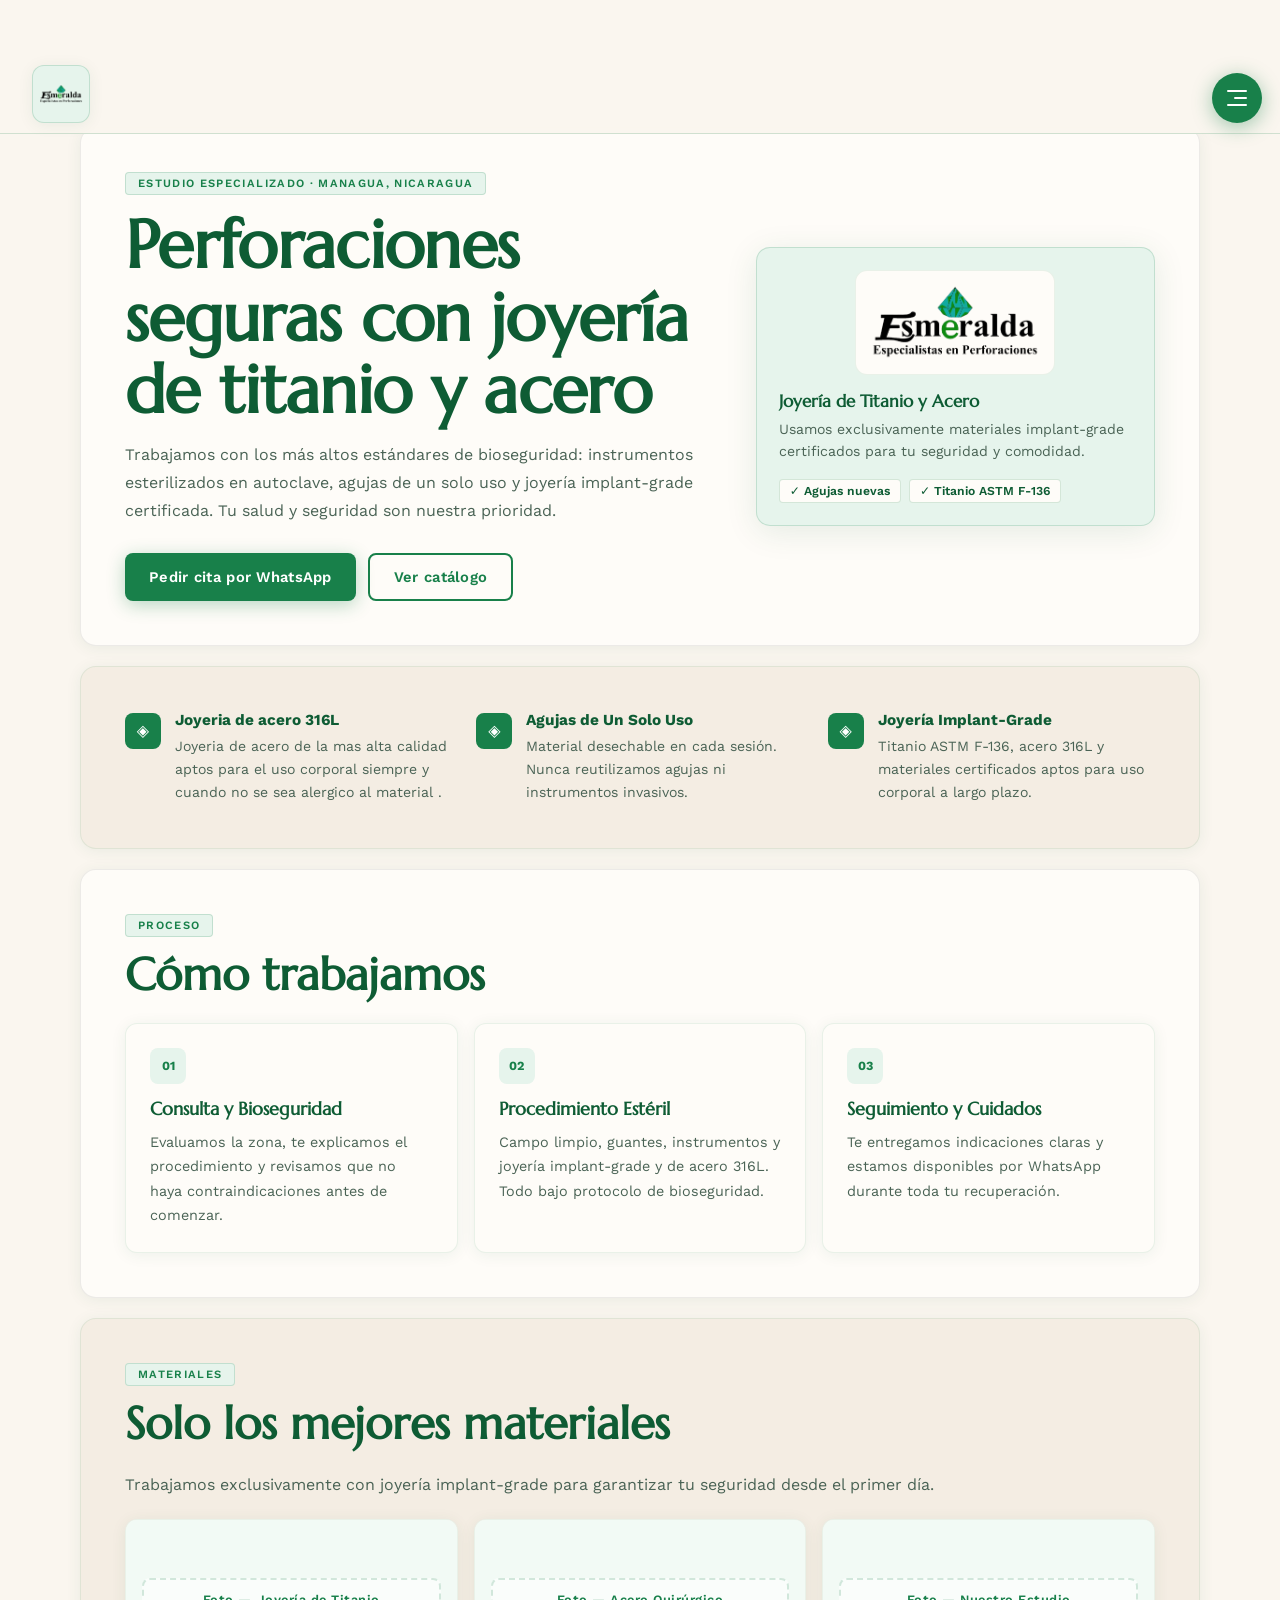
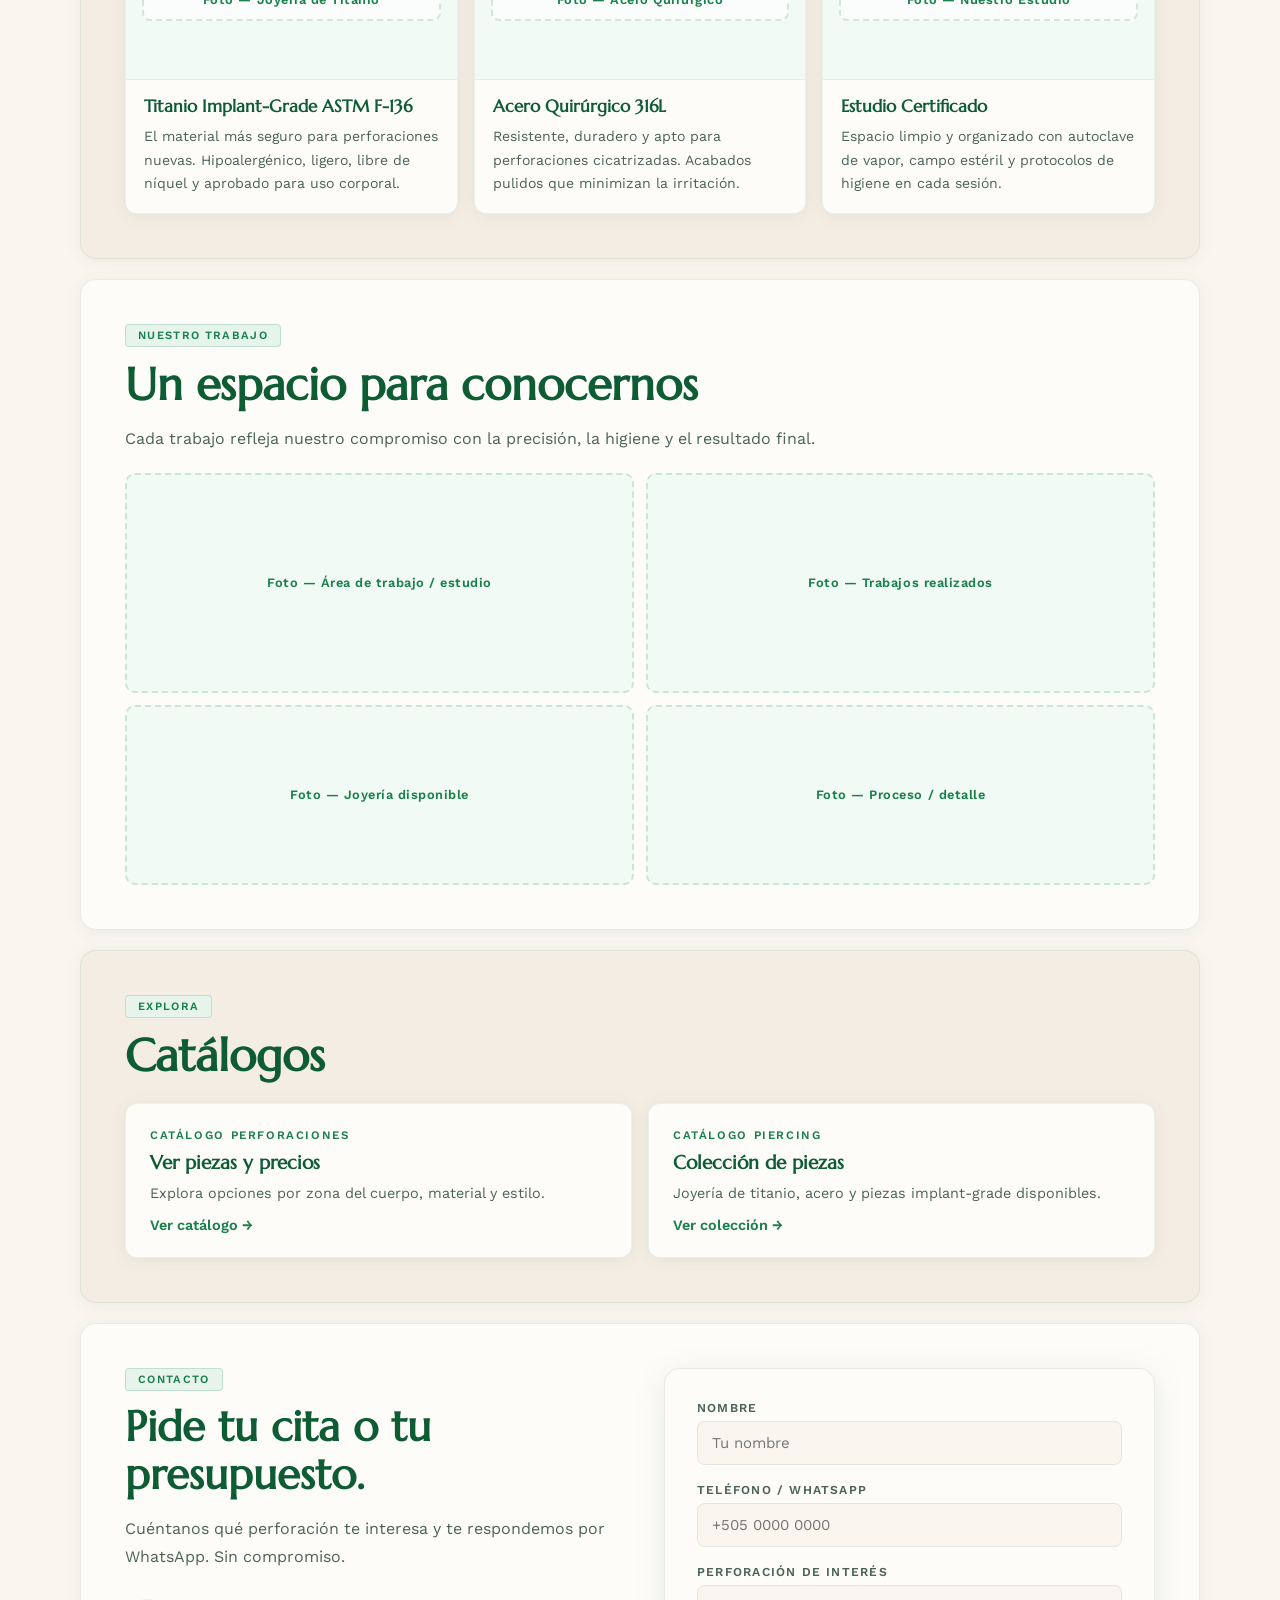
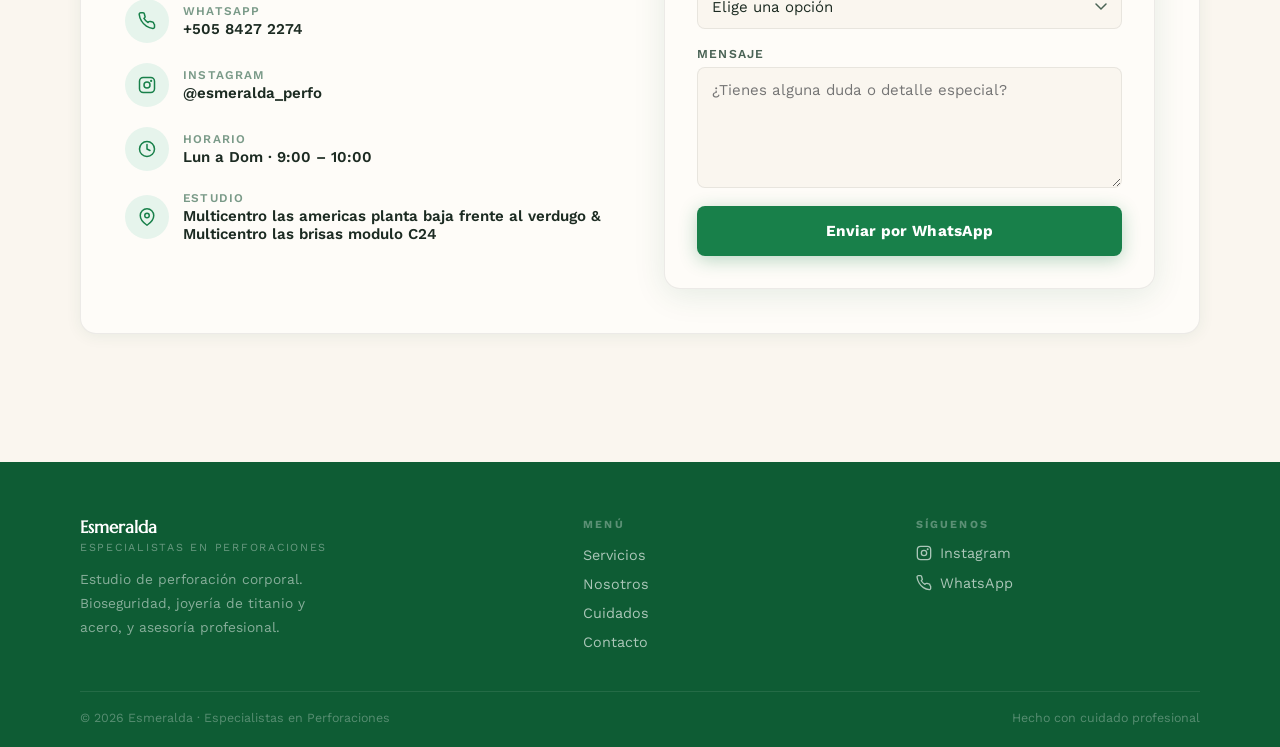
<file: index.html>
<!DOCTYPE html>
<html lang="es">
<head>
	<meta charset="UTF-8">
	<meta name="viewport" content="width=device-width, initial-scale=1.0">
	<meta name="description" content="Esmeralda — Especialistas en perforaciones con joyería de titanio y acero quirúrgico. Esterilización en autoclave, agujas de un solo uso. Managua, Nicaragua.">
	<title>Esmeralda | Especialistas en Perforaciones · Managua</title>
	<link rel="stylesheet" href="css/tokens.css">
	<link rel="stylesheet" href="css/base.css">
	<link rel="stylesheet" href="css/Index.css">
	<link rel="stylesheet" href="css/theme-scroll.css">
	<noscript>
		<style>
			.intro-screen { display: none; }
			body.is-loading { overflow: auto; }
		</style>
	</noscript>
</head>
<body class="is-loading">
	<div class="intro-screen" id="introScreen" aria-label="Animacion de entrada">
		<div class="intro-card">
			<img src="assets/Logo.png" alt="Logo Esmeralda">
			<p>Especialistas en Perforaciones</p>
		</div>
	</div>

	<button class="hamburger-toggle" id="hamburgerToggle" type="button" aria-expanded="false" aria-controls="hamburgerMenu" aria-label="Abrir menu">
		<span></span>
		<span></span>
		<span></span>
	</button>

	<nav class="hamburger-menu" id="hamburgerMenu" aria-label="Menu de navegacion">
		<a href="index.html" aria-current="page">Inicio</a>
		<a href="Catalogo.html">Catálogo Perforaciones</a>
		<a href="Catalogo-piercing.html">Catálogo Piercing</a>
		<a href="Indicaciones.html">Indicaciones</a>
	</nav>

	<header class="site-header">
		<a class="brand" href="#inicio" aria-label="Ir al inicio">
			<img src="assets/Logo.png" alt="Esmeralda — Especialistas en Perforaciones">
		</a>
	</header>

	<main>
		<!-- Hero -->
		<section class="hero section reveal" id="inicio">
			<div class="hero-copy">
				<span class="eyebrow">Estudio especializado · Managua, Nicaragua</span>
				<h1>Perforaciones seguras con joyería de titanio y acero</h1>
				<p>
					Trabajamos con los más altos estándares de bioseguridad: instrumentos
					esterilizados en autoclave, agujas de un solo uso y joyería implant-grade
					certificada. Tu salud y seguridad son nuestra prioridad.
				</p>
				<div class="hero-actions">
					<a class="primary-action" href="https://wa.me/50584272274?text=Hola%2C%20quisiera%20pedir%20una%20cita%20para%20una%20perforaci%C3%B3n." target="_blank" rel="noopener noreferrer">Pedir cita por WhatsApp</a>
					<a class="secondary-action" href="Catalogo.html">Ver catálogo</a>
				</div>
			</div>

			<div class="hero-card">
				<img src="assets/Logo.png" alt="Logo Esmeralda">
				<div>
					<strong>Joyería de Titanio y Acero</strong>
					<p>Usamos exclusivamente materiales implant-grade certificados para tu seguridad y comodidad.</p>
				</div>
				<div class="hero-badges">
					<span class="hero-badge">✓ Agujas nuevas</span>
					<span class="hero-badge">✓ Titanio ASTM F-136</span>
				</div>
			</div>
		</section>

		<!-- Garantias de bioseguridad -->
		<section class="section bg-mint trust-section reveal" aria-label="Garantias de calidad">
			<div class="trust-grid">
				<div class="trust-item">
					<div class="trust-icon">◈</div>
					<div class="trust-text">
						<strong>Joyeria de acero 316L</strong>
						<p>Joyeria de acero de la mas alta calidad aptos para el uso corporal siempre y cuando no se sea alergico al material .</p>
					</div>
				</div>
				<div class="trust-item">
					<div class="trust-icon">◈</div>
					<div class="trust-text">
						<strong>Agujas de Un Solo Uso</strong>
						<p>Material desechable en cada sesión. Nunca reutilizamos agujas ni instrumentos invasivos.</p>
					</div>
				</div>
				<div class="trust-item">
					<div class="trust-icon">◈</div>
					<div class="trust-text">
						<strong>Joyería Implant-Grade</strong>
						<p>Titanio ASTM F-136, acero 316L y materiales certificados aptos para uso corporal a largo plazo.</p>
					</div>
				</div>
			</div>
		</section>

		<!-- Nuestro proceso -->
		<section class="section work reveal" id="trabajo">
			<div class="section-heading">
				<span class="eyebrow">Proceso</span>
				<h2>Cómo trabajamos</h2>
			</div>
			<div class="work-grid">
				<article>
					<div class="work-icon">01</div>
					<h3>Consulta y Bioseguridad</h3>
					<p>Evaluamos la zona, te explicamos el procedimiento y revisamos que no haya contraindicaciones antes de comenzar.</p>
				</article>
				<article>
					<div class="work-icon">02</div>
					<h3>Procedimiento Estéril</h3>
					<p>Campo limpio, guantes, instrumentos y joyería implant-grade y de acero 316L. Todo bajo protocolo de bioseguridad.</p>
				</article>
				<article>
					<div class="work-icon">03</div>
					<h3>Seguimiento y Cuidados</h3>
					<p>Te entregamos indicaciones claras y estamos disponibles por WhatsApp durante toda tu recuperación.</p>
				</article>
			</div>
		</section>

		<!-- Materiales y estudio -->
		<section class="section bg-mint materials-section reveal" id="materiales">
			<div class="section-heading">
				<span class="eyebrow">Materiales</span>
				<h2>Solo los mejores materiales</h2>
			</div>
			<p>Trabajamos exclusivamente con joyería implant-grade para garantizar tu seguridad desde el primer día.</p>
			<div class="materials-grid">
				<article class="material-card">
					<div class="photo-placeholder">
						<span class="photo-label">Foto — Joyería de Titanio</span>
					</div>
					<h3>Titanio Implant-Grade ASTM F-136</h3>
					<p>El material más seguro para perforaciones nuevas. Hipoalergénico, ligero, libre de níquel y aprobado para uso corporal.</p>
				</article>
				<article class="material-card">
					<div class="photo-placeholder">
						<span class="photo-label">Foto — Acero Quirúrgico</span>
					</div>
					<h3>Acero Quirúrgico 316L</h3>
					<p>Resistente, duradero y apto para perforaciones cicatrizadas. Acabados pulidos que minimizan la irritación.</p>
				</article>
				<article class="material-card">
					<div class="photo-placeholder">
						<span class="photo-label">Foto — Nuestro Estudio</span>
					</div>
					<h3>Estudio Certificado</h3>
					<p>Espacio limpio y organizado con autoclave de vapor, campo estéril y protocolos de higiene en cada sesión.</p>
				</article>
			</div>
		</section>

		<!-- Galeria del estudio -->
		<section class="section gallery-section reveal" aria-label="Galeria de trabajos">
			<div class="section-heading">
				<span class="eyebrow">Nuestro trabajo</span>
				<h2>Un espacio para conocernos</h2>
			</div>
			<p>Cada trabajo refleja nuestro compromiso con la precisión, la higiene y el resultado final.</p>
			<div class="gallery-grid">
				<div class="photo-placeholder photo-lg">
					<span class="photo-label">Foto — Área de trabajo / estudio</span>
				</div>
				<div class="photo-placeholder photo-lg">
					<span class="photo-label">Foto — Trabajos realizados</span>
				</div>
				<div class="photo-placeholder">
					<span class="photo-label">Foto — Joyería disponible</span>
				</div>
				<div class="photo-placeholder">
					<span class="photo-label">Foto — Proceso / detalle</span>
				</div>
			</div>
		</section>

		<!-- Catalogos -->
		<section class="section bg-mint catalog-links reveal" aria-label="Catalogos disponibles">
			<div class="section-heading">
				<span class="eyebrow">Explora</span>
				<h2>Catálogos</h2>
			</div>
			<div class="catalog-cards">
				<a class="catalog-card" href="Catalogo.html">
					<span>Catálogo Perforaciones</span>
					<strong>Ver piezas y precios</strong>
					<p>Explora opciones por zona del cuerpo, material y estilo.</p>
					<div class="catalog-card-cta">Ver catálogo →</div>
				</a>
				<a class="catalog-card" href="Catalogo-piercing.html">
					<span>Catálogo Piercing</span>
					<strong>Colección de piezas</strong>
					<p>Joyería de titanio, acero y piezas implant-grade disponibles.</p>
					<div class="catalog-card-cta">Ver colección →</div>
				</a>
			</div>
		</section>

		<!-- Contacto -->
		<section class="section contact reveal" id="contacto">
			<div class="contact-grid">

				<!-- Columna izquierda -->
				<div class="contact-info">
					<span class="eyebrow">Contacto</span>
					<h2 class="contact-title">Pide tu cita o tu presupuesto.</h2>
					<p>Cuéntanos qué perforación te interesa y te respondemos por WhatsApp. Sin compromiso.</p>

					<ul class="contact-data">
						<li class="contact-item">
							<div class="contact-icon-wrap" aria-hidden="true">
								<svg width="18" height="18" viewBox="0 0 24 24" fill="none" stroke="currentColor" stroke-width="2" stroke-linecap="round" stroke-linejoin="round">
									<path d="M22 16.92v3a2 2 0 0 1-2.18 2 19.79 19.79 0 0 1-8.63-3.07A19.5 19.5 0 0 1 4.69 12 19.79 19.79 0 0 1 1.61 3.23 2 2 0 0 1 3.6 1h3a2 2 0 0 1 2 1.72c.127.96.361 1.903.7 2.81a2 2 0 0 1-.45 2.11L7.91 8.6a16 16 0 0 0 5.48 5.48l.96-.96a2 2 0 0 1 2.11-.45c.907.339 1.85.573 2.81.7A2 2 0 0 1 21 15.5z"/>
								</svg>
							</div>
							<div class="contact-item-text">
								<span>WhatsApp</span>
								<strong>+505 8427 2274</strong>
							</div>
						</li>
						<li class="contact-item">
							<div class="contact-icon-wrap" aria-hidden="true">
								<svg width="18" height="18" viewBox="0 0 24 24" fill="none" stroke="currentColor" stroke-width="2" stroke-linecap="round" stroke-linejoin="round">
									<rect x="2" y="2" width="20" height="20" rx="5"/>
									<circle cx="12" cy="12" r="4"/>
									<circle cx="17.5" cy="6.5" r="1.5" fill="currentColor" stroke="none"/>
								</svg>
							</div>
							<div class="contact-item-text">
								<span>Instagram</span>
								<strong>@esmeralda_perfo</strong>
							</div>
						</li>
						<li class="contact-item">
							<div class="contact-icon-wrap" aria-hidden="true">
								<svg width="18" height="18" viewBox="0 0 24 24" fill="none" stroke="currentColor" stroke-width="2" stroke-linecap="round" stroke-linejoin="round">
									<circle cx="12" cy="12" r="10"/>
									<polyline points="12 6 12 12 16 14"/>
								</svg>
							</div>
							<div class="contact-item-text">
								<span>Horario</span>
								<strong>Lun a Dom · 9:00 – 10:00</strong>
							</div>
						</li>
						<li class="contact-item">
							<div class="contact-icon-wrap" aria-hidden="true">
								<svg width="18" height="18" viewBox="0 0 24 24" fill="none" stroke="currentColor" stroke-width="2" stroke-linecap="round" stroke-linejoin="round">
									<path d="M21 10c0 7-9 13-9 13s-9-6-9-13a9 9 0 0 1 18 0z"/>
									<circle cx="12" cy="10" r="3"/>
								</svg>
							</div>
							<div class="contact-item-text">
								<span>Estudio</span>
								<strong>Multicentro las americas planta baja frente al verdugo & Multicentro las brisas modulo C24</strong>
							</div>
						</li>
					</ul>
				</div>

				<!-- Columna derecha: tarjeta con formulario -->
				<div class="contact-card">
					<form id="contactForm" class="contact-form" novalidate>
						<div class="form-field">
							<label for="contactName">Nombre</label>
							<input type="text" id="contactName" placeholder="Tu nombre" autocomplete="given-name">
						</div>
						<div class="form-field">
							<label for="contactPhone">Teléfono / WhatsApp</label>
							<input type="tel" id="contactPhone" placeholder="+505 0000 0000" autocomplete="tel">
						</div>
						<div class="form-field">
							<label for="contactPiercing">Perforación de interés</label>
							<select id="contactPiercing">
								<option value="">Elige una opción</option>
								<option value="Oreja">Oreja</option>
								<option value="Nariz">Nariz</option>
								<option value="Ceja">Ceja</option>
								<option value="Labio">Labio</option>
								<option value="Lengua">Lengua</option>
								<option value="Ombligo">Ombligo</option>
								<option value="Otro">Otro</option>
							</select>
						</div>
						<div class="form-field">
							<label for="contactMessage">Mensaje</label>
							<textarea id="contactMessage" rows="4" placeholder="¿Tienes alguna duda o detalle especial?"></textarea>
						</div>
						<div class="form-error" id="formError" role="alert" aria-live="polite" hidden></div>
						<button type="submit" class="form-submit">Enviar por WhatsApp</button>
					</form>
				</div>

			</div>
		</section>
	</main>

	<footer class="site-footer">
		<div class="footer-inner">

			<!-- Marca -->
			<div class="footer-brand">
				<div class="footer-brand-head">
					<div>
						<strong>Esmeralda</strong>
						<span>Especialistas en Perforaciones</span>
					</div>
				</div>
				<p>Estudio de perforación corporal. Bioseguridad, joyería de titanio y acero, y asesoría profesional.</p>
			</div>

			<!-- Menú -->
			<nav class="footer-col" aria-label="Menú del pie de página">
				<p class="footer-col-title">Menú</p>
				<ul>
					<li><a href="Catalogo.html">Servicios</a></li>
					<li><a href="#trabajo">Nosotros</a></li>
					<li><a href="Indicaciones.html">Cuidados</a></li>
					<li><a href="#contacto">Contacto</a></li>
				</ul>
			</nav>

			<!-- Redes -->
			<div class="footer-col">
				<p class="footer-col-title">Síguenos</p>
				<ul>
					<li>
						<a href="https://www.instagram.com/esmeralda_perfo" target="_blank" rel="noopener noreferrer">
							<svg width="16" height="16" viewBox="0 0 24 24" fill="none" stroke="currentColor" stroke-width="2" stroke-linecap="round" stroke-linejoin="round" aria-hidden="true">
								<rect x="2" y="2" width="20" height="20" rx="5"/>
								<circle cx="12" cy="12" r="4"/>
								<circle cx="17.5" cy="6.5" r="1.5" fill="currentColor" stroke="none"/>
							</svg>
							Instagram
						</a>
					</li>
					<li>
						<a href="https://wa.me/50584272274" target="_blank" rel="noopener noreferrer">
							<svg width="16" height="16" viewBox="0 0 24 24" fill="none" stroke="currentColor" stroke-width="2" stroke-linecap="round" stroke-linejoin="round" aria-hidden="true">
								<path d="M22 16.92v3a2 2 0 0 1-2.18 2 19.79 19.79 0 0 1-8.63-3.07A19.5 19.5 0 0 1 4.69 12 19.79 19.79 0 0 1 1.61 3.23 2 2 0 0 1 3.6 1h3a2 2 0 0 1 2 1.72c.127.96.361 1.903.7 2.81a2 2 0 0 1-.45 2.11L7.91 8.6a16 16 0 0 0 5.48 5.48l.96-.96a2 2 0 0 1 2.11-.45c.907.339 1.85.573 2.81.7A2 2 0 0 1 21 15.5z"/>
							</svg>
							WhatsApp
						</a>
					</li>
				</ul>
			</div>

		</div>

		<div class="footer-bottom">
			<p>© 2026 Esmeralda · Especialistas en Perforaciones</p>
			<p>Hecho con cuidado profesional</p>
		</div>
	</footer>

	<script src="js/navigation.js" defer></script>
	<script src="js/theme-scroll.js" defer></script>
	<script src="js/Index.js" defer></script>
</body>
</html>
</file>
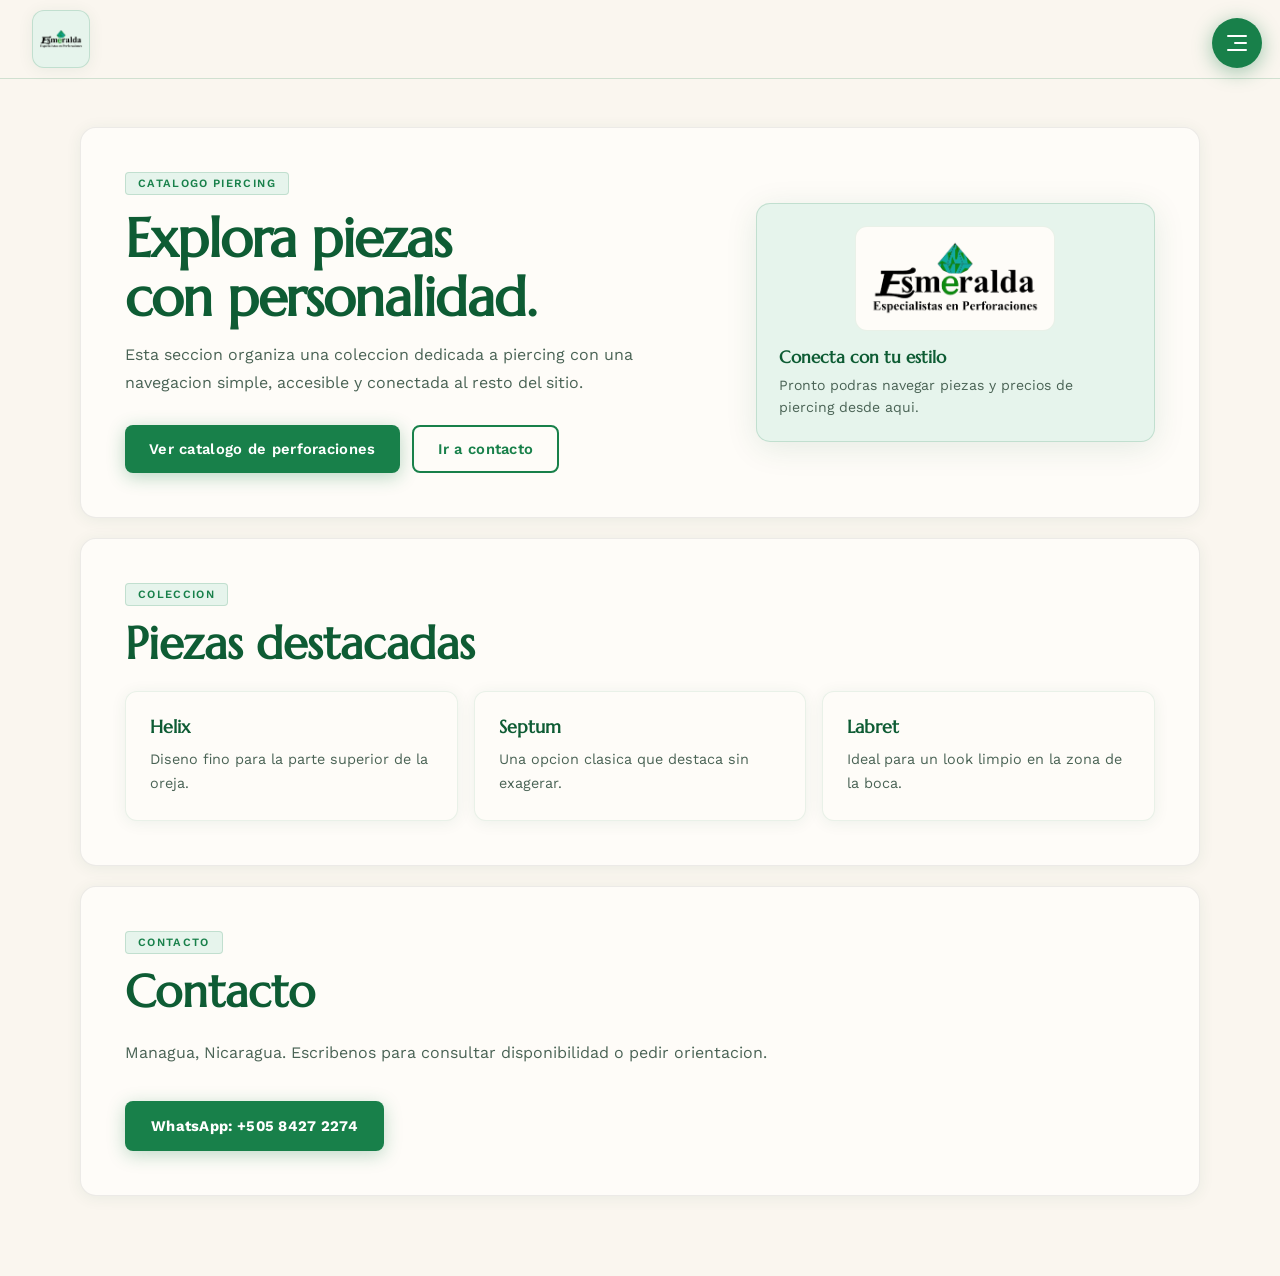
<file: Catalogo-piercing.html>
<!DOCTYPE html>
<html lang="es">
<head>
	<meta charset="UTF-8">
	<meta name="viewport" content="width=device-width, initial-scale=1.0">
	<meta name="description" content="Catalogo de piercing y piezas disponibles.">
	<title>Catalogo piercing</title>
	<link rel="stylesheet" href="css/tokens.css">
	<link rel="stylesheet" href="css/base.css">
	<link rel="stylesheet" href="css/Catalogo-piercing.css">
	<link rel="stylesheet" href="css/theme-scroll.css">
</head>
<body>
	<button class="hamburger-toggle" id="hamburgerToggle" type="button" aria-expanded="false" aria-controls="hamburgerMenu" aria-label="Abrir menu">
		<span></span>
		<span></span>
		<span></span>
	</button>

	<nav class="hamburger-menu" id="hamburgerMenu" aria-label="Menu de navegacion">
		<a href="index.html">Inicio</a>
		<a href="Catalogo.html">Catalogo Perforaciones</a>
		<a href="Catalogo-piercing.html" aria-current="page">Catalogo piercing</a>
		<a href="Indicaciones.html">Indicaciones</a>
	</nav>

	<header class="site-header">
		<a class="brand" href="index.html" aria-label="Volver al inicio">
			<img src="assets/Logo.png" alt="Logo del negocio">
		</a>
	</header>

	<main>
		<section class="hero section reveal" id="inicio">
			<div class="hero-copy">
				<span class="eyebrow">Catalogo piercing</span>
				<h1>Explora piezas con personalidad.</h1>
				<p>
					Esta seccion organiza una coleccion dedicada a piercing con una navegacion simple,
					accesible y conectada al resto del sitio.
				</p>
				<div class="hero-actions">
					<a class="primary-action" href="Catalogo.html">Ver catalogo de perforaciones</a>
					<a class="secondary-action" href="index.html#contacto">Ir a contacto</a>
				</div>
			</div>

			<div class="hero-card">
				<img src="assets/Logo.png" alt="Logo del negocio">
				<div>
					<strong>Conecta con tu estilo</strong>
					<p>Pronto podras navegar piezas y precios de piercing desde aqui.</p>
				</div>
			</div>
		</section>

		<section class="section reveal" id="coleccion">
			<div class="section-heading">
				<span class="eyebrow">Coleccion</span>
				<h2>Piezas destacadas</h2>
			</div>
			<div class="piece-grid">
				<article class="piece-card">
					<h3>Helix</h3>
					<p>Diseno fino para la parte superior de la oreja.</p>
				</article>
				<article class="piece-card">
					<h3>Septum</h3>
					<p>Una opcion clasica que destaca sin exagerar.</p>
				</article>
				<article class="piece-card">
					<h3>Labret</h3>
					<p>Ideal para un look limpio en la zona de la boca.</p>
				</article>
			</div>
		</section>

		<section class="section contact reveal" id="contacto">
			<div class="section-heading">
				<span class="eyebrow">Contacto</span>
				<h2>Contacto</h2>
			</div>
			<p>Managua, Nicaragua. Escribenos para consultar disponibilidad o pedir orientacion.</p>
			<a class="contact-link" href="https://wa.me/50584272274" target="_blank" rel="noopener noreferrer">WhatsApp: +505 8427 2274</a>
		</section>
	</main>

	<script src="js/navigation.js" defer></script>
	<script src="js/theme-scroll.js" defer></script>
	<script src="js/Catalogo-piercing.js" defer></script>
</body>
</html>
</file>
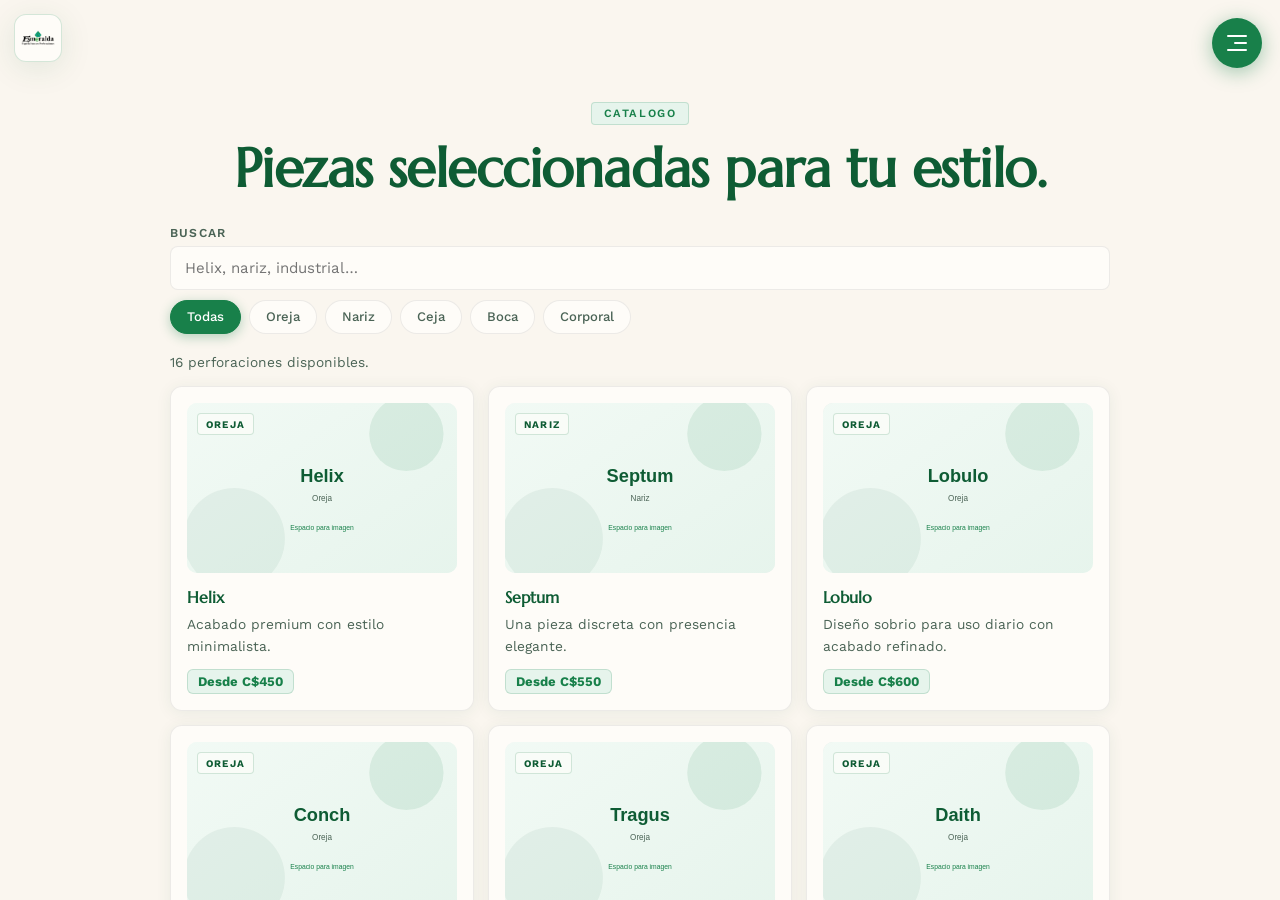
<file: Catalogo.html>
<!DOCTYPE html>
<html lang="es">
<head>
	<meta charset="UTF-8">
	<meta name="viewport" content="width=device-width, initial-scale=1.0">
	<meta name="description" content="Catalogo de perforaciones con detalle de materiales y precios.">
	<title>Catalogo de Perforaciones</title>
	<link rel="stylesheet" href="css/tokens.css">
	<link rel="stylesheet" href="css/Catalogo.css">
	<link rel="stylesheet" href="css/theme-scroll.css">
</head>
<body>
	<button class="hamburger-toggle" id="hamburgerToggle" type="button" aria-expanded="false" aria-controls="hamburgerMenu" aria-label="Abrir menu">
		<span></span>
		<span></span>
		<span></span>
	</button>

	<nav class="hamburger-menu" id="hamburgerMenu" aria-label="Menu de navegacion">
		<a href="index.html">Inicio</a>
		<a href="Catalogo.html" aria-current="page">Catalogo Perforaciones</a>
		<a href="Catalogo-piercing.html">Catalogo piercing</a>
		<a href="Indicaciones.html">Indicaciones</a>
	</nav>

	<header class="site-header">
		<a class="brand" href="index.html" aria-label="Volver al inicio">
			<img src="assets/Logo.png" alt="Logo del negocio">
		</a>
	</header>

	<main>
		<section class="catalog-screen" id="catalogScreen" aria-label="Catalogo">
			<div class="catalog-content">
				<div class="catalog-header">
					<span class="eyebrow">Catalogo</span>
					<h1>Piezas seleccionadas para tu estilo.</h1>
				</div>

				<div class="catalog-controls">
					<label class="control-field" for="searchInput">
						<span>Buscar</span>
						<input id="searchInput" type="search" placeholder="Helix, nariz, industrial…" autocomplete="off">
					</label>
				</div>

				<div class="zone-filters" role="group" aria-label="Filtrar por zona">
					<button class="zone-pill active" data-zone="all" type="button">Todas</button>
					<button class="zone-pill" data-zone="oreja" type="button">Oreja</button>
					<button class="zone-pill" data-zone="nariz" type="button">Nariz</button>
					<button class="zone-pill" data-zone="ceja" type="button">Ceja</button>
					<button class="zone-pill" data-zone="boca" type="button">Boca</button>
					<button class="zone-pill" data-zone="corporal" type="button">Corporal</button>
				</div>

				<p class="results-count" id="resultsCount" aria-live="polite"></p>

				<div class="catalog-grid" id="catalogGrid"></div>
			</div>
		</section>
	</main>

		<div class="product-detail" id="productDetail" aria-hidden="true">
			<div class="product-detail-card" role="dialog" aria-modal="true" aria-labelledby="detailTitle">
				<button class="detail-close" id="detailClose" type="button" aria-label="Cerrar detalle">x</button>
				<div class="detail-image-wrap">
					<img class="detail-image" id="detailImage" alt="Imagen de la perforacion" decoding="async">
				</div>
				<p class="detail-kicker">Detalle de perforacion</p>
				<h2 id="detailTitle">Pieza</h2>
				<p class="detail-description" id="detailDescription"></p>
				<p class="detail-zone" id="detailZone">Zona:</p>
				<ul class="detail-prices">
					<li>Acero quirurgico: <strong id="priceSteel">C$450</strong></li>
					<li>Acero de lujo: <strong id="priceLuxurySteel">C$550</strong></li>
					<li>Titanio: <strong id="priceTitanium">C$750+</strong></li>
				</ul>
				<div class="detail-whatsapp" role="alert">
					<p>Managua, Nicaragua | <a id="whatsappTextLink" href="https://wa.me/50584272274" target="_blank" rel="noopener noreferrer">Para mas informacion, escribe al WhatsApp.</a></p>
					<a id="whatsappFloatLink" href="https://wa.me/50584272274?text=Hola%2C%20quisiera%20mas%20informacion" class="whatsapp-float" target="_blank" rel="noopener noreferrer" aria-label="Contactar por WhatsApp">WhatsApp</a>
				</div>
			</div>
		</div>

	<script src="js/navigation.js" defer></script>
	<script src="js/theme-scroll.js" defer></script>
	<script src="js/Catalogo.js" defer></script>
</body>
</html>
</file>
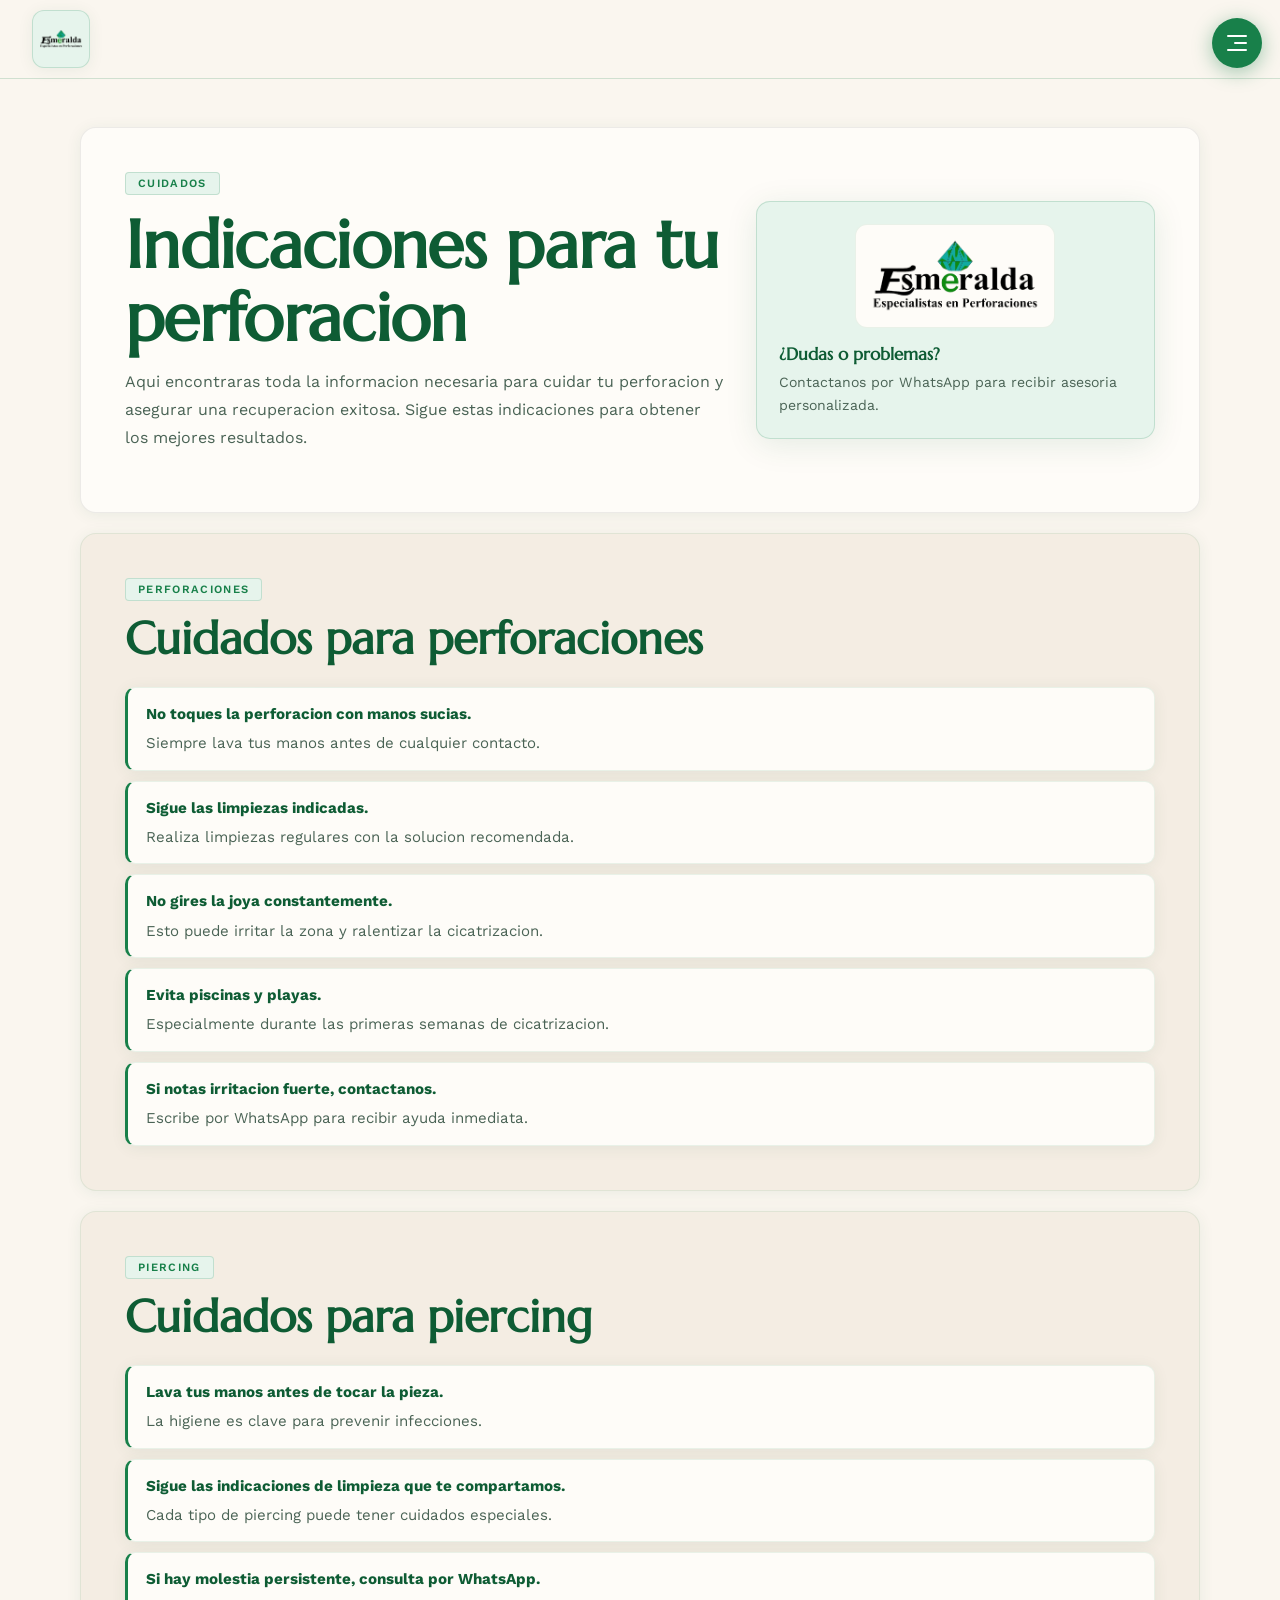
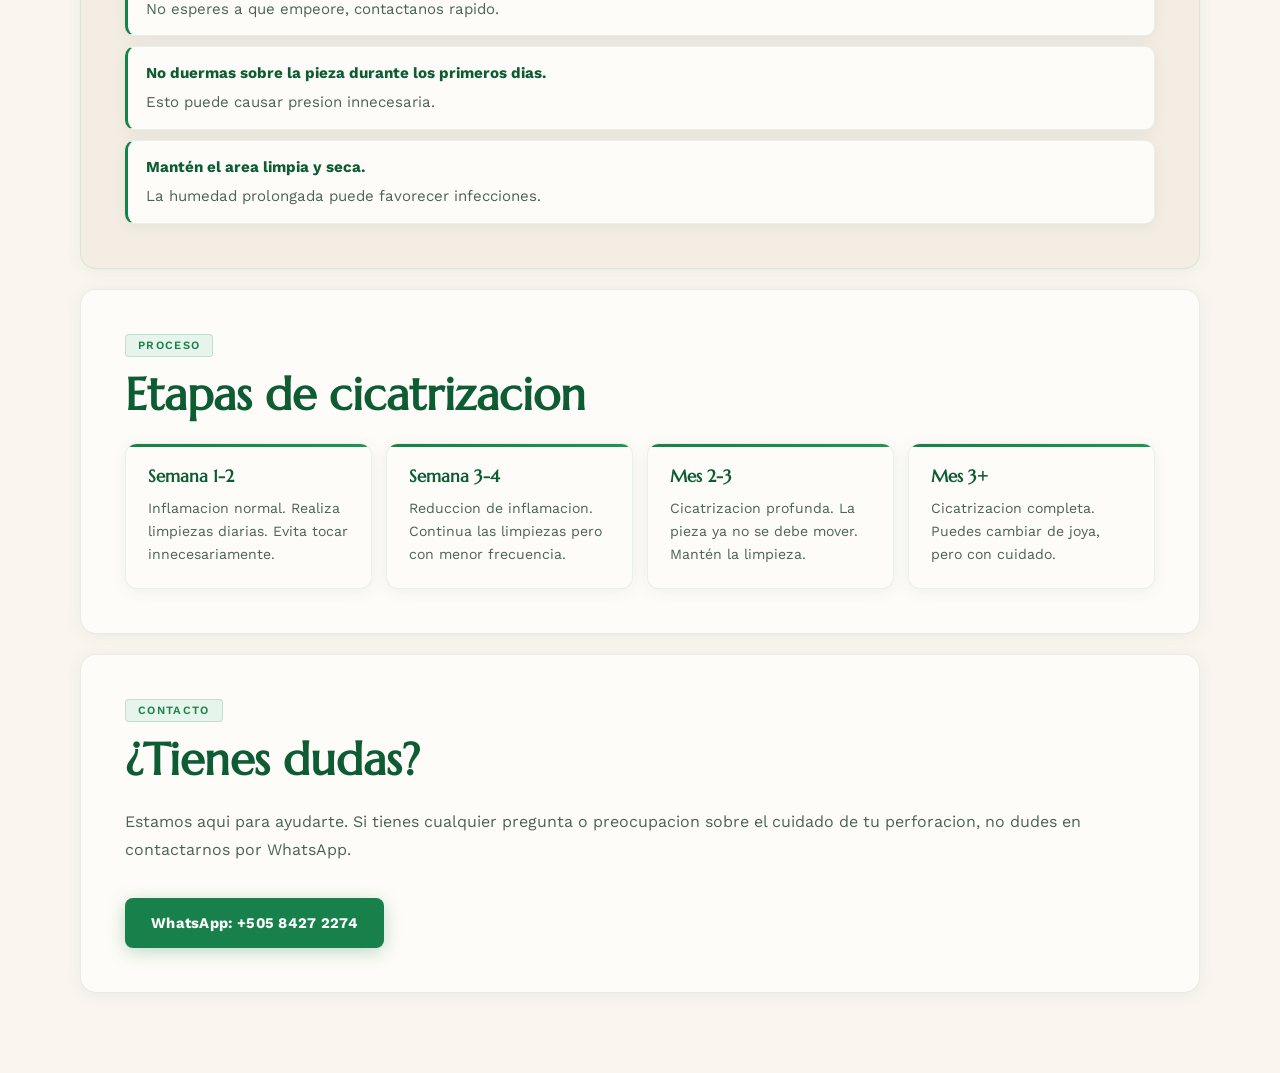
<file: Indicaciones.html>
<!DOCTYPE html>
<html lang="es">
<head>
	<meta charset="UTF-8">
	<meta name="viewport" content="width=device-width, initial-scale=1.0">
	<meta name="description" content="Indicaciones y cuidados para el cuidado de tus perforaciones y piercing.">
	<title>Indicaciones | Studio de Perforaciones</title>
	<link rel="stylesheet" href="css/tokens.css">
	<link rel="stylesheet" href="css/base.css">
	<link rel="stylesheet" href="css/Indicaciones.css">
	<link rel="stylesheet" href="css/theme-scroll.css">
</head>
<body>
	<button class="hamburger-toggle" id="hamburgerToggle" type="button" aria-expanded="false" aria-controls="hamburgerMenu" aria-label="Abrir menu">
		<span></span>
		<span></span>
		<span></span>
	</button>

	<nav class="hamburger-menu" id="hamburgerMenu" aria-label="Menu de navegacion">
		<a href="index.html">Inicio</a>
		<a href="Catalogo.html">Catalogo Perforaciones</a>
		<a href="Catalogo-piercing.html">Catalogo piercing</a>
		<a href="Indicaciones.html" aria-current="page">Indicaciones</a>
	</nav>

	<header class="site-header">
		<a class="brand" href="index.html" aria-label="Volver al inicio">
			<img src="assets/Logo.png" alt="Logo del negocio">
		</a>
	</header>

	<main>
		<section class="hero section reveal" id="inicio">
			<div class="hero-copy">
				<span class="eyebrow">Cuidados</span>
				<h1>Indicaciones para tu perforacion</h1>
				<p>
					Aqui encontraras toda la informacion necesaria para cuidar tu perforacion
					y asegurar una recuperacion exitosa. Sigue estas indicaciones para obtener los mejores resultados.
				</p>
			</div>

			<div class="hero-card">
				<img src="assets/Logo.png" alt="Logo del negocio">
				<div>
					<strong>¿Dudas o problemas?</strong>
					<p>Contactanos por WhatsApp para recibir asesoria personalizada.</p>
				</div>
			</div>
		</section>

		<section class="section indications reveal" id="perforaciones">
			<div class="section-heading">
				<span class="eyebrow">Perforaciones</span>
				<h2>Cuidados para perforaciones</h2>
			</div>
			<ul class="guide-list">
				<li><strong>No toques la perforacion con manos sucias.</strong> Siempre lava tus manos antes de cualquier contacto.</li>
				<li><strong>Sigue las limpiezas indicadas.</strong> Realiza limpiezas regulares con la solucion recomendada.</li>
				<li><strong>No gires la joya constantemente.</strong> Esto puede irritar la zona y ralentizar la cicatrizacion.</li>
				<li><strong>Evita piscinas y playas.</strong> Especialmente durante las primeras semanas de cicatrizacion.</li>
				<li><strong>Si notas irritacion fuerte, contactanos.</strong> Escribe por WhatsApp para recibir ayuda inmediata.</li>
			</ul>
		</section>

		<section class="section indications reveal" id="piercing">
			<div class="section-heading">
				<span class="eyebrow">Piercing</span>
				<h2>Cuidados para piercing</h2>
			</div>
			<ul class="guide-list">
				<li><strong>Lava tus manos antes de tocar la pieza.</strong> La higiene es clave para prevenir infecciones.</li>
				<li><strong>Sigue las indicaciones de limpieza que te compartamos.</strong> Cada tipo de piercing puede tener cuidados especiales.</li>
				<li><strong>Si hay molestia persistente, consulta por WhatsApp.</strong> No esperes a que empeore, contactanos rapido.</li>
				<li><strong>No duermas sobre la pieza durante los primeros dias.</strong> Esto puede causar presion innecesaria.</li>
				<li><strong>Mantén el area limpia y seca.</strong> La humedad prolongada puede favorecer infecciones.</li>
			</ul>
		</section>

		<section class="section timeline reveal" id="etapas">
			<div class="section-heading">
				<span class="eyebrow">Proceso</span>
				<h2>Etapas de cicatrizacion</h2>
			</div>
			<div class="timeline-grid">
				<article class="timeline-card">
					<h3>Semana 1-2</h3>
					<p>Inflamacion normal. Realiza limpiezas diarias. Evita tocar innecesariamente.</p>
				</article>
				<article class="timeline-card">
					<h3>Semana 3-4</h3>
					<p>Reduccion de inflamacion. Continua las limpiezas pero con menor frecuencia.</p>
				</article>
				<article class="timeline-card">
					<h3>Mes 2-3</h3>
					<p>Cicatrizacion profunda. La pieza ya no se debe mover. Mantén la limpieza.</p>
				</article>
				<article class="timeline-card">
					<h3>Mes 3+</h3>
					<p>Cicatrizacion completa. Puedes cambiar de joya, pero con cuidado.</p>
				</article>
			</div>
		</section>

		<section class="section contact reveal" id="contacto">
			<div class="section-heading">
				<span class="eyebrow">Contacto</span>
				<h2>¿Tienes dudas?</h2>
			</div>
			<p>
				Estamos aqui para ayudarte. Si tienes cualquier pregunta o preocupacion sobre el cuidado de tu perforacion,
				no dudes en contactarnos por WhatsApp.
			</p>
			<a class="contact-link" href="https://wa.me/50584272274" target="_blank" rel="noopener noreferrer">WhatsApp: +505 8427 2274</a>
		</section>
	</main>

	<script src="js/navigation.js" defer></script>
	<script src="js/theme-scroll.js" defer></script>
	<script src="js/Indicaciones.js" defer></script>
</body>
</html>
</file>
<file: css/tokens.css>
@import url('https://fonts.googleapis.com/css2?family=Marcellus&family=Work+Sans:wght@400;500;600;700&display=swap');

:root {
  /* Verdes de marca */
  --green-deep:    #0E5C34;
  --green-primary: #18804A;
  --green-mid:     #1E9457;
  --green-light:   #E6F4EC;
  --green-mint:    #F2FAF5;

  /* Fondos */
  --bg:         #FAF6EF;
  --bg-section: #F4EDE3;
  --card-bg:    #FEFCF8;

  /* Texto */
  --text:       #1C2B22;
  --text-muted: #4A6355;
  --text-light: #7A9A88;

  /* Bordes */
  --stroke:      rgba(24, 128, 74, 0.18);
  --stroke-soft: rgba(24, 128, 74, 0.09);
  --stroke-gray: rgba(0, 0, 0, 0.07);

  /* Sombras */
  --shadow:       0 2px 16px rgba(14, 92, 52, 0.07);
  --shadow-md:    0 6px 32px rgba(14, 92, 52, 0.10);
  --shadow-hover: 0 10px 48px rgba(14, 92, 52, 0.14);

  /* Tipografia */
  --font-serif: 'Marcellus', Georgia, serif;
  --font-sans:  'Work Sans', 'Segoe UI', system-ui, sans-serif;

  /* Alias para compatibilidad con Catalogo.css */
  --accent:   #18804A;
  --accent-2: #0E5C34;
}
</file>
<file: css/base.css>
/* base.css — estructura compartida entre index, indicaciones y catalogo-piercing */

* {
  box-sizing: border-box;
}

html {
  scroll-behavior: smooth;
  scroll-padding-top: 72px;
}

body {
  margin: 0;
  min-height: 100vh;
  font-family: var(--font-sans);
  color: var(--text);
  background: var(--bg);
  overflow-x: hidden;
  -webkit-font-smoothing: antialiased;
}

img {
  display: block;
  max-width: 100%;
}

a {
  color: inherit;
  text-decoration: none;
}

/* ── Hamburger ──────────────────────────────────────── */

.hamburger-toggle {
  position: fixed;
  top: 18px;
  right: 18px;
  z-index: 30;
  width: 50px;
  height: 50px;
  border: none;
  border-radius: 50%;
  background: var(--green-primary);
  cursor: pointer;
  padding: 0;
  display: flex;
  flex-direction: column;
  align-items: center;
  justify-content: center;
  gap: 5px;
  box-shadow: 0 4px 20px rgba(24, 128, 74, 0.40);
  transition: background 200ms ease, box-shadow 200ms ease, transform 200ms ease;
}

.hamburger-toggle:hover {
  background: var(--green-deep);
  box-shadow: 0 6px 28px rgba(24, 128, 74, 0.52);
  transform: scale(1.08);
}

.hamburger-toggle span {
  display: block;
  height: 2px;
  border-radius: 999px;
  background: #FFFFFF;
  transition: transform 230ms ease, opacity 230ms ease, width 230ms ease;
}

.hamburger-toggle span:nth-child(1) { width: 20px; }
.hamburger-toggle span:nth-child(2) { width: 13px; align-self: flex-end; margin-right: 15px; }
.hamburger-toggle span:nth-child(3) { width: 20px; }

body.hamburger-open .hamburger-toggle {
  background: rgba(255, 255, 255, 0.14);
  box-shadow: 0 2px 16px rgba(0, 0, 0, 0.20);
  backdrop-filter: blur(6px);
  -webkit-backdrop-filter: blur(6px);
}

body.hamburger-open .hamburger-toggle span:nth-child(1) {
  width: 20px;
  transform: translateY(7px) rotate(45deg);
}

body.hamburger-open .hamburger-toggle span:nth-child(2) {
  opacity: 0;
  transform: scaleX(0);
}

body.hamburger-open .hamburger-toggle span:nth-child(3) {
  width: 20px;
  transform: translateY(-7px) rotate(-45deg);
}

/* ── Menu overlay full-screen ───────────────────────── */

.hamburger-menu {
  position: fixed;
  inset: 0;
  z-index: 25;
  display: flex;
  flex-direction: column;
  align-items: center;
  justify-content: center;
  counter-reset: nav-counter;
  overflow: hidden;
  background: var(--green-deep);
  opacity: 0;
  pointer-events: none;
  transition: opacity 340ms ease;
}

.hamburger-menu::before {
  content: "";
  position: absolute;
  top: -22vw;
  right: -22vw;
  width: 62vw;
  height: 62vw;
  border-radius: 50%;
  border: 1px solid rgba(255, 255, 255, 0.06);
  pointer-events: none;
}

.hamburger-menu::after {
  content: "";
  position: absolute;
  bottom: -16vw;
  left: -16vw;
  width: 48vw;
  height: 48vw;
  border-radius: 50%;
  border: 1px solid rgba(255, 255, 255, 0.04);
  pointer-events: none;
}

.hamburger-menu.active {
  opacity: 1;
  pointer-events: auto;
}

@keyframes navLinkIn {
  from { opacity: 0; transform: translateY(32px); }
  to   { opacity: 1; transform: translateY(0); }
}

.hamburger-menu a {
  position: relative;
  display: flex;
  flex-direction: column;
  align-items: center;
  text-align: center;
  padding: 12px 48px;
  font-family: var(--font-serif);
  font-size: clamp(1.8rem, 5.5vw, 3.6rem);
  color: rgba(255, 255, 255, 0.68);
  letter-spacing: -0.01em;
  opacity: 0;
  transform: translateY(32px);
  transition: color 200ms ease;
  border: none;
  background: none;
}

.hamburger-menu a::before {
  counter-increment: nav-counter;
  content: "0" counter(nav-counter);
  font-family: var(--font-sans);
  font-size: 0.60rem;
  font-weight: 700;
  letter-spacing: 0.24em;
  color: rgba(255, 255, 255, 0.22);
  margin-bottom: 3px;
  line-height: 1;
}

.hamburger-menu a:hover,
.hamburger-menu a:focus-visible {
  color: #FFFFFF;
  outline: none;
  text-decoration: underline;
  text-underline-offset: 8px;
  text-decoration-color: rgba(255, 255, 255, 0.28);
  text-decoration-thickness: 1px;
}

.hamburger-menu a[aria-current="page"] {
  color: #FFFFFF;
}

.hamburger-menu.active a {
  animation: navLinkIn 500ms cubic-bezier(0.22, 1, 0.36, 1) forwards;
}

.hamburger-menu.active a:nth-child(1) { animation-delay:  70ms; }
.hamburger-menu.active a:nth-child(2) { animation-delay: 140ms; }
.hamburger-menu.active a:nth-child(3) { animation-delay: 210ms; }
.hamburger-menu.active a:nth-child(4) { animation-delay: 280ms; }

/* ── Header ─────────────────────────────────────────── */

.site-header {
  position: sticky;
  top: 0;
  z-index: 20;
  display: flex;
  align-items: center;
  justify-content: flex-start;
  gap: 14px;
  padding: 10px clamp(16px, 3vw, 32px);
  background: rgba(250, 246, 239, 0.95);
  backdrop-filter: blur(12px);
  border-bottom: 1px solid var(--stroke);
}

.brand {
  flex: 0 0 auto;
  width: 58px;
  height: 58px;
  padding: 6px;
  border-radius: 12px;
  background: var(--green-light);
  border: 1px solid var(--stroke);
  box-shadow: var(--shadow);
  transition: border-color 180ms ease, box-shadow 180ms ease;
}

.brand:hover {
  border-color: var(--green-primary);
  box-shadow: var(--shadow-md);
}

.brand img {
  width: 100%;
  height: 100%;
  object-fit: contain;
}

/* ── Layout ─────────────────────────────────────────── */

main {
  width: min(1120px, calc(100% - 32px));
  margin: 0 auto;
  padding: 28px 0 80px;
}

.section {
  margin-top: 20px;
  padding: clamp(24px, 4vw, 44px);
  border-radius: 16px;
  border: 1px solid var(--stroke-gray);
  background: var(--card-bg);
  box-shadow: var(--shadow);
}

.section + .section {
  margin-top: 20px;
}

/* Fondo alternado en menta para mayor respiro visual */
.section.bg-mint {
  background: var(--bg-section);
  border-color: var(--stroke-soft);
}

.eyebrow {
  display: inline-flex;
  align-items: center;
  gap: 6px;
  padding: 4px 12px;
  border-radius: 4px;
  color: var(--green-primary);
  border: 1px solid var(--stroke);
  background: var(--green-light);
  letter-spacing: 0.12em;
  text-transform: uppercase;
  font-size: 0.70rem;
  font-weight: 600;
  font-family: var(--font-sans);
}

/* ── Hero ───────────────────────────────────────────── */

.hero {
  display: grid;
  grid-template-columns: 1.2fr 0.8fr;
  gap: 32px;
  align-items: center;
}

.section-heading {
  margin-bottom: 22px;
}

.section-heading h2 {
  margin: 12px 0 0;
  font-size: clamp(1.9rem, 4vw, 2.8rem);
  line-height: 1.15;
  font-family: var(--font-serif);
  color: var(--green-deep);
}

.hero h1 {
  margin: 14px 0 0;
  font-size: clamp(2.4rem, 6vw, 4.2rem);
  line-height: 1.08;
  font-family: var(--font-serif);
  color: var(--green-deep);
  letter-spacing: -0.01em;
}

.hero-copy p,
.section > p {
  color: var(--text-muted);
  line-height: 1.75;
  margin-top: 14px;
  font-size: 1rem;
}

.hero-actions {
  display: flex;
  flex-wrap: wrap;
  gap: 12px;
  margin-top: 28px;
}

.primary-action,
.secondary-action,
.contact-link {
  display: inline-flex;
  align-items: center;
  justify-content: center;
  min-height: 48px;
  padding: 0 24px;
  border-radius: 8px;
  font-weight: 600;
  font-size: 0.92rem;
  font-family: var(--font-sans);
  letter-spacing: 0.02em;
  transition: transform 160ms ease, box-shadow 160ms ease, background 160ms ease, border-color 160ms ease;
}

.primary-action {
  background: var(--green-primary);
  color: #FFFFFF;
  box-shadow: 0 4px 18px rgba(24, 128, 74, 0.30);
}

.primary-action:hover,
.primary-action:focus-visible {
  background: var(--green-deep);
  box-shadow: 0 8px 28px rgba(24, 128, 74, 0.38);
  transform: translateY(-1px);
  outline: none;
}

.secondary-action {
  border: 2px solid var(--green-primary);
  color: var(--green-primary);
  background: transparent;
}

.secondary-action:hover,
.secondary-action:focus-visible {
  background: var(--green-light);
  border-color: var(--green-deep);
  color: var(--green-deep);
  transform: translateY(-1px);
  outline: none;
}

.contact-link:hover,
.contact-link:focus-visible {
  transform: translateY(-1px);
  outline: none;
}

/* Hero card lateral */
.hero-card {
  display: grid;
  gap: 16px;
  padding: 22px;
  border-radius: 14px;
  background: var(--green-light);
  border: 1px solid var(--stroke);
  box-shadow: var(--shadow-md);
}

.hero-card img {
  width: min(100%, 200px);
  margin: 0 auto;
  padding: 12px;
  border-radius: 12px;
  background: var(--card-bg);
  border: 1px solid var(--stroke-soft);
}

.hero-card strong {
  color: var(--green-deep);
  font-family: var(--font-serif);
  font-size: 1.05rem;
  display: block;
}

.hero-card p {
  margin: 6px 0 0;
  font-size: 0.88rem;
  color: var(--text-muted);
  line-height: 1.6;
}

/* ── Responsive ─────────────────────────────────────── */

@media (max-width: 900px) {
  .hero {
    grid-template-columns: 1fr;
  }

  .hero-card img {
    width: min(100%, 240px);
  }
}

@media (max-width: 760px) {
  main {
    width: min(100% - 20px, 1120px);
    padding-top: 20px;
  }

  .section {
    border-radius: 12px;
  }
}

@media (max-width: 480px) {
  .hamburger-menu a {
    padding: 10px 24px;
    font-size: clamp(1.5rem, 7.5vw, 2rem);
  }
}

/* ── Footer ─────────────────────────────────────────── */

.site-footer {
  background: var(--green-deep);
  color: rgba(255, 255, 255, 0.72);
  font-family: var(--font-sans);
  margin-top: 48px;
}

.footer-inner {
  width: min(1120px, calc(100% - 32px));
  margin: 0 auto;
  padding: 56px 0 40px;
  display: grid;
  grid-template-columns: 1.6fr 1fr 1fr;
  gap: 48px;
}

.footer-brand-head {
  display: flex;
  align-items: center;
  gap: 12px;
  margin-bottom: 14px;
}

.footer-brand-head img {
  width: 44px;
  height: 44px;
  object-fit: contain;
  border-radius: 10px;
  background: rgba(255, 255, 255, 0.10);
  padding: 6px;
  flex-shrink: 0;
}

.footer-brand-head strong {
  display: block;
  color: #FFFFFF;
  font-family: var(--font-serif);
  font-size: 1.05rem;
  line-height: 1.2;
}

.footer-brand-head span {
  display: block;
  font-size: 0.68rem;
  letter-spacing: 0.16em;
  text-transform: uppercase;
  color: rgba(255, 255, 255, 0.38);
  margin-top: 3px;
}

.footer-brand > p {
  font-size: 0.86rem;
  line-height: 1.72;
  color: rgba(255, 255, 255, 0.50);
  margin: 0;
  max-width: 30ch;
}

.footer-col-title {
  margin: 0 0 14px;
  font-size: 0.68rem;
  letter-spacing: 0.20em;
  text-transform: uppercase;
  font-weight: 700;
  color: rgba(255, 255, 255, 0.32);
}

.footer-col ul {
  list-style: none;
  padding: 0;
  margin: 0;
  display: flex;
  flex-direction: column;
  gap: 10px;
}

.footer-col a {
  display: inline-flex;
  align-items: center;
  gap: 8px;
  color: rgba(255, 255, 255, 0.65);
  font-size: 0.90rem;
  transition: color 160ms ease;
}

.footer-col a:hover,
.footer-col a:focus-visible {
  color: #FFFFFF;
  outline: none;
}

.footer-bottom {
  width: min(1120px, calc(100% - 32px));
  margin: 0 auto;
  padding: 18px 0 22px;
  border-top: 1px solid rgba(255, 255, 255, 0.09);
  display: flex;
  justify-content: space-between;
  align-items: center;
  flex-wrap: wrap;
  gap: 6px;
}

.footer-bottom p {
  margin: 0;
  font-size: 0.78rem;
  color: rgba(255, 255, 255, 0.30);
}

@media (max-width: 760px) {
  .footer-inner {
    grid-template-columns: 1fr 1fr;
    gap: 32px;
    padding: 40px 0 28px;
  }

  .footer-brand {
    grid-column: 1 / -1;
  }

  .footer-brand > p {
    max-width: 100%;
  }

  .footer-bottom {
    flex-direction: column;
    align-items: flex-start;
    gap: 4px;
  }
}

@media (max-width: 480px) {
  .footer-inner {
    grid-template-columns: 1fr;
  }
}

/* ─────────────────────────────────────────────────────── */

@media (prefers-reduced-motion: reduce) {
  *,
  *::before,
  *::after {
    animation-duration: 0.01ms !important;
    animation-iteration-count: 1 !important;
    transition-duration: 0.01ms !important;
    scroll-behavior: auto !important;
  }
}
</file>
<file: css/Index.css>
/* Index-specific styles */

body.is-loading {
  overflow: hidden;
}

/* ── Pantalla de entrada ────────────────────────────── */

.intro-screen {
  position: fixed;
  inset: 0;
  z-index: 50;
  display: grid;
  place-items: center;
  background: var(--bg);
  transition: opacity 600ms ease;
}

.intro-card {
  display: grid;
  place-items: center;
  gap: 16px;
  padding: 36px 48px;
  border-radius: 16px;
  border: 1px solid var(--stroke);
  background: var(--card-bg);
  box-shadow: var(--shadow-md);
  text-align: center;
  animation: introPulse 2s ease-in-out infinite;
}

.intro-card img {
  width: min(50vw, 180px);
}

.intro-card p {
  margin: 0;
  color: var(--green-primary);
  letter-spacing: 0.18em;
  text-transform: uppercase;
  font-size: 0.72rem;
  font-weight: 600;
}

body.is-ready .intro-screen {
  opacity: 0;
  pointer-events: none;
}

@keyframes introPulse {
  0%, 100% { box-shadow: var(--shadow-md); }
  50%       { box-shadow: var(--shadow-hover); }
}

/* ── Badges en hero card ────────────────────────────── */

.hero-badges {
  display: flex;
  flex-wrap: wrap;
  gap: 8px;
}

.hero-badge {
  display: inline-flex;
  align-items: center;
  padding: 4px 10px;
  border-radius: 4px;
  background: var(--card-bg);
  border: 1px solid var(--stroke);
  color: var(--green-deep);
  font-size: 0.76rem;
  font-weight: 600;
}

/* ── Seccion de garantias ───────────────────────────── */

.trust-grid {
  display: grid;
  grid-template-columns: repeat(3, 1fr);
  gap: 24px;
}

.trust-item {
  display: flex;
  align-items: flex-start;
  gap: 14px;
}

.trust-icon {
  flex-shrink: 0;
  width: 36px;
  height: 36px;
  border-radius: 8px;
  background: var(--green-primary);
  color: #fff;
  display: flex;
  align-items: center;
  justify-content: center;
  font-size: 1rem;
  margin-top: 2px;
}

.trust-text strong {
  display: block;
  color: var(--green-deep);
  font-weight: 700;
  margin-bottom: 6px;
  font-size: 0.96rem;
}

.trust-text p {
  margin: 0;
  color: var(--text-muted);
  font-size: 0.88rem;
  line-height: 1.65;
}

/* ── Seccion nuestro trabajo ────────────────────────── */

.work-grid {
  display: grid;
  grid-template-columns: repeat(3, 1fr);
  gap: 16px;
  margin-top: 4px;
}

.work-grid article {
  padding: 24px;
  border-radius: 12px;
  border: 1px solid var(--stroke-soft);
  background: var(--card-bg);
  box-shadow: var(--shadow);
  transition: border-color 200ms ease, box-shadow 200ms ease, transform 200ms ease;
}

.work-grid article:hover {
  border-color: var(--stroke);
  box-shadow: var(--shadow-md);
  transform: translateY(-2px);
}

.work-icon {
  display: inline-flex;
  align-items: center;
  justify-content: center;
  width: 36px;
  height: 36px;
  border-radius: 8px;
  background: var(--green-light);
  color: var(--green-primary);
  font-size: 0.78rem;
  font-weight: 700;
  margin-bottom: 14px;
}

.work-grid h3 {
  margin: 0 0 10px;
  color: var(--green-deep);
  font-family: var(--font-serif);
  font-size: 1.1rem;
}

.work-grid p {
  margin: 0;
  color: var(--text-muted);
  font-size: 0.9rem;
  line-height: 1.7;
}

/* ── Materiales ─────────────────────────────────────── */

.materials-grid {
  display: grid;
  grid-template-columns: repeat(3, 1fr);
  gap: 16px;
  margin-top: 20px;
}

.material-card {
  padding: 0;
  border-radius: 12px;
  border: 1px solid var(--stroke-soft);
  background: var(--card-bg);
  box-shadow: var(--shadow);
  overflow: hidden;
  transition: box-shadow 200ms ease, transform 200ms ease;
}

.material-card:hover {
  box-shadow: var(--shadow-md);
  transform: translateY(-2px);
}

.material-card h3 {
  margin: 0 0 8px;
  color: var(--green-deep);
  font-family: var(--font-serif);
  font-size: 1.05rem;
  padding: 16px 18px 0;
}

.material-card p {
  margin: 0;
  color: var(--text-muted);
  font-size: 0.88rem;
  line-height: 1.65;
  padding: 0 18px 18px;
}

/* ── Placeholders de fotos ──────────────────────────── */

.photo-placeholder {
  width: 100%;
  height: 180px;
  border-radius: 0;
  border-bottom: 1px solid var(--stroke-soft);
  background: var(--green-mint);
  display: flex;
  align-items: center;
  justify-content: center;
  padding: 16px;
}

.material-card .photo-placeholder {
  border-radius: 0;
  height: 160px;
}

.photo-label {
  color: var(--green-primary);
  font-size: 0.8rem;
  font-weight: 600;
  text-align: center;
  letter-spacing: 0.04em;
  border: 2px dashed var(--stroke);
  padding: 12px 16px;
  border-radius: 8px;
  background: rgba(255,255,255,0.6);
  width: 100%;
  display: block;
  text-align: center;
}

/* ── Galeria ─────────────────────────────────────────── */

.gallery-section .section-heading {
  margin-bottom: 8px;
}

.gallery-grid {
  display: grid;
  grid-template-columns: 1fr 1fr;
  grid-template-rows: auto auto;
  gap: 12px;
  margin-top: 20px;
}

.gallery-grid .photo-placeholder {
  border-radius: 10px;
  border: 2px dashed var(--stroke);
  background: var(--green-mint);
  height: 180px;
}

.gallery-grid .photo-placeholder.photo-lg {
  height: 220px;
}

.gallery-grid .photo-placeholder .photo-label {
  border: none;
  background: transparent;
  padding: 8px;
}

/* ── Catalogos ───────────────────────────────────────── */

.catalog-cards {
  display: grid;
  grid-template-columns: repeat(2, 1fr);
  gap: 16px;
  margin-top: 4px;
}

.catalog-card {
  display: grid;
  gap: 8px;
  padding: 24px;
  border-radius: 12px;
  border: 1px solid var(--stroke-soft);
  background: var(--card-bg);
  box-shadow: var(--shadow);
  transition: border-color 200ms ease, box-shadow 200ms ease, transform 200ms ease;
  cursor: pointer;
}

.catalog-card:hover,
.catalog-card:focus-visible {
  border-color: var(--green-primary);
  box-shadow: var(--shadow-md);
  transform: translateY(-2px);
  outline: none;
}

.catalog-card span {
  color: var(--green-primary);
  font-size: 0.72rem;
  text-transform: uppercase;
  letter-spacing: 0.14em;
  font-weight: 600;
}

.catalog-card strong {
  color: var(--green-deep);
  font-family: var(--font-serif);
  font-size: 1.2rem;
  display: block;
}

.catalog-card p {
  color: var(--text-muted);
  font-size: 0.9rem;
  margin: 0;
  line-height: 1.6;
}

.catalog-card-cta {
  color: var(--green-primary);
  font-weight: 600;
  font-size: 0.9rem;
  margin-top: 4px;
}

/* ── Seccion de contacto ─────────────────────────────── */

.contact p {
  color: var(--text-muted);
  line-height: 1.75;
}

.contact-grid {
  display: grid;
  grid-template-columns: 1fr 1fr;
  gap: 48px;
  align-items: start;
}

.contact-title {
  margin: 12px 0 14px;
  font-family: var(--font-serif);
  font-size: clamp(1.7rem, 4vw, 2.6rem);
  line-height: 1.15;
  color: var(--green-deep);
}

.contact-data {
  list-style: none;
  padding: 0;
  margin: 28px 0 0;
  display: flex;
  flex-direction: column;
  gap: 20px;
}

.contact-item {
  display: flex;
  align-items: center;
  gap: 14px;
}

.contact-icon-wrap {
  flex-shrink: 0;
  width: 44px;
  height: 44px;
  border-radius: 50%;
  background: var(--green-light);
  color: var(--green-primary);
  display: flex;
  align-items: center;
  justify-content: center;
}

.contact-item-text {
  display: flex;
  flex-direction: column;
  gap: 2px;
}

.contact-item-text span {
  font-size: 0.74rem;
  color: var(--text-light);
  text-transform: uppercase;
  letter-spacing: 0.10em;
  font-weight: 600;
}

.contact-item-text strong {
  color: var(--text);
  font-weight: 600;
  font-size: 0.94rem;
}

/* ── Tarjeta del formulario ──────────────────────────── */

.contact-card {
  background: var(--card-bg);
  border-radius: 16px;
  border: 1px solid var(--stroke-gray);
  box-shadow: var(--shadow-md);
  padding: 32px;
}

.contact-form {
  display: grid;
  gap: 18px;
}

.form-field {
  display: grid;
  gap: 6px;
}

.form-field label {
  font-size: 0.76rem;
  font-weight: 600;
  color: var(--text-muted);
  text-transform: uppercase;
  letter-spacing: 0.10em;
}

.form-field input,
.form-field select,
.form-field textarea {
  width: 100%;
  min-height: 44px;
  padding: 10px 14px;
  border: 1px solid var(--stroke-gray);
  border-radius: 8px;
  background: var(--bg);
  color: var(--text);
  font: inherit;
  font-size: 0.94rem;
  transition: border-color 160ms ease, box-shadow 160ms ease;
  -webkit-appearance: none;
  appearance: none;
}

.form-field select {
  background-image: url("data:image/svg+xml,%3Csvg xmlns='http://www.w3.org/2000/svg' width='12' height='8' viewBox='0 0 12 8'%3E%3Cpath d='M1 1l5 5 5-5' stroke='%234A6355' stroke-width='1.5' fill='none' stroke-linecap='round'/%3E%3C/svg%3E");
  background-repeat: no-repeat;
  background-position: right 14px center;
  padding-right: 36px;
}

.form-field textarea {
  min-height: auto;
  resize: vertical;
  line-height: 1.65;
}

.form-field input:focus,
.form-field select:focus,
.form-field textarea:focus {
  outline: none;
  border-color: var(--green-primary);
  box-shadow: 0 0 0 3px rgba(24, 128, 74, 0.12);
}

.form-error {
  padding: 10px 14px;
  border-radius: 8px;
  background: #FEF2F2;
  border: 1px solid #FECACA;
  color: #B91C1C;
  font-size: 0.86rem;
  font-weight: 500;
  line-height: 1.5;
}

.form-submit {
  width: 100%;
  min-height: 50px;
  padding: 0 24px;
  border: none;
  border-radius: 8px;
  background: var(--green-primary);
  color: #FFFFFF;
  font: inherit;
  font-size: 0.96rem;
  font-weight: 700;
  letter-spacing: 0.02em;
  cursor: pointer;
  box-shadow: 0 4px 18px rgba(24, 128, 74, 0.30);
  transition: background 160ms ease, box-shadow 160ms ease, transform 160ms ease;
}

.form-submit:hover,
.form-submit:focus-visible {
  background: var(--green-deep);
  box-shadow: 0 8px 28px rgba(24, 128, 74, 0.40);
  transform: translateY(-1px);
  outline: none;
}

.form-submit:active {
  transform: translateY(0);
  box-shadow: 0 2px 10px rgba(24, 128, 74, 0.28);
}

/* ── Responsive ─────────────────────────────────────── */

@media (max-width: 900px) {
  .trust-grid,
  .work-grid,
  .materials-grid {
    grid-template-columns: 1fr;
  }

  .catalog-cards {
    grid-template-columns: 1fr;
  }

  .gallery-grid {
    grid-template-columns: 1fr;
  }

  .contact-grid {
    grid-template-columns: 1fr;
    gap: 32px;
  }
}

@media (max-width: 600px) {
  .trust-grid {
    gap: 16px;
  }
}
</file>
<file: css/theme-scroll.css>
/* Scroll Animation Styles */
.reveal {
  opacity: 0;
  transform: translateY(24px);
  transition: opacity 600ms ease, transform 600ms ease;
}

.reveal.visible {
  opacity: 1;
  transform: translateY(0);
}

.reveal-left {
  opacity: 0;
  transform: translateX(-24px);
  transition: opacity 600ms ease, transform 600ms ease;
}

.reveal-left.visible {
  opacity: 1;
  transform: translateX(0);
}

.reveal-right {
  opacity: 0;
  transform: translateX(24px);
  transition: opacity 600ms ease, transform 600ms ease;
}

.reveal-right.visible {
  opacity: 1;
  transform: translateX(0);
}

.reveal-scale {
  opacity: 0;
  transform: scale(0.95);
  transition: opacity 600ms ease, transform 600ms ease;
}

.reveal-scale.visible {
  opacity: 1;
  transform: scale(1);
}

/* Stagger effect - para listas */
.reveal-list li {
  opacity: 0;
  transform: translateY(12px);
  transition: opacity 600ms ease, transform 600ms ease;
}

.reveal-list.visible li:nth-child(1) {
  transition-delay: 100ms;
  opacity: 1;
  transform: translateY(0);
}

.reveal-list.visible li:nth-child(2) {
  transition-delay: 200ms;
  opacity: 1;
  transform: translateY(0);
}

.reveal-list.visible li:nth-child(3) {
  transition-delay: 300ms;
  opacity: 1;
  transform: translateY(0);
}

.reveal-list.visible li:nth-child(4) {
  transition-delay: 400ms;
  opacity: 1;
  transform: translateY(0);
}

.reveal-list.visible li:nth-child(5) {
  transition-delay: 500ms;
  opacity: 1;
  transform: translateY(0);
}

@keyframes orbit {
  from {
    transform: rotate(0deg);
  }

  to {
    transform: rotate(360deg);
  }
}

/* Animación de tema switching */
body.theme-switching::before,
body.theme-switching::after {
  animation-duration: 6s;
}

@media (prefers-reduced-motion: reduce) {
  .reveal,
  .reveal-left,
  .reveal-right,
  .reveal-scale,
  .reveal-list li {
    opacity: 1;
    transform: none !important;
    transition: none !important;
  }
}
</file>
<file: css/Catalogo-piercing.css>
/* Catalogo-piercing-specific styles */

.hero h1 {
  max-width: 12ch;
  font-size: clamp(2.2rem, 5vw, 3.4rem);
  line-height: 1.08;
  letter-spacing: -0.02em;
  text-wrap: balance;
}

/* ── Grid de piezas ─────────────────────────────────── */

.piece-grid {
  display: grid;
  grid-template-columns: repeat(3, 1fr);
  gap: 16px;
  margin-top: 4px;
}

.piece-card {
  padding: 24px;
  border-radius: 12px;
  border: 1px solid var(--stroke-soft);
  background: var(--card-bg);
  box-shadow: var(--shadow);
  transition: border-color 200ms ease, box-shadow 200ms ease, transform 200ms ease;
}

.piece-card:hover {
  border-color: var(--stroke);
  box-shadow: var(--shadow-md);
  transform: translateY(-2px);
}

.piece-card h3 {
  margin: 0 0 10px;
  color: var(--green-deep);
  font-family: var(--font-serif);
  font-size: 1.1rem;
}

.piece-card p {
  margin: 0;
  color: var(--text-muted);
  line-height: 1.65;
  font-size: 0.9rem;
}

/* ── Contacto ───────────────────────────────────────── */

.contact p {
  color: var(--text-muted);
  line-height: 1.75;
}

.contact-link {
  display: inline-flex;
  align-items: center;
  justify-content: center;
  min-height: 50px;
  padding: 0 26px;
  border-radius: 8px;
  font-weight: 700;
  font-size: 0.92rem;
  margin-top: 18px;
  background: var(--green-primary);
  color: #FFFFFF;
  box-shadow: 0 4px 18px rgba(24, 128, 74, 0.28);
  transition: background 160ms ease, box-shadow 160ms ease, transform 160ms ease;
}

.contact-link:hover,
.contact-link:focus-visible {
  background: var(--green-deep);
  box-shadow: 0 8px 28px rgba(24, 128, 74, 0.38);
  transform: translateY(-1px);
  outline: none;
}

/* ── Responsive ─────────────────────────────────────── */

@media (max-width: 900px) {
  .piece-grid {
    grid-template-columns: 1fr;
  }

  .hero h1 {
    max-width: 100%;
    font-size: clamp(1.9rem, 8vw, 2.6rem);
  }
}
</file>
<file: css/Catalogo.css>
/* Catalogo.css — layout propio, carga tokens.css */

* {
  box-sizing: border-box;
}

html,
body {
  margin: 0;
  min-height: 100%;
  font-family: var(--font-sans);
  background: var(--bg);
  color: var(--text);
  overflow-x: hidden;
  -webkit-font-smoothing: antialiased;
}

img {
  display: block;
  max-width: 100%;
}

a {
  color: inherit;
  text-decoration: none;
}

/* ── Hamburger ──────────────────────────────────────── */

.hamburger-toggle {
  position: fixed;
  top: 18px;
  right: 18px;
  z-index: 30;
  width: 50px;
  height: 50px;
  border: none;
  border-radius: 50%;
  background: var(--green-primary);
  cursor: pointer;
  padding: 0;
  display: flex;
  flex-direction: column;
  align-items: center;
  justify-content: center;
  gap: 5px;
  box-shadow: 0 4px 20px rgba(24, 128, 74, 0.40);
  transition: background 200ms ease, box-shadow 200ms ease, transform 200ms ease;
}

.hamburger-toggle:hover {
  background: var(--green-deep);
  box-shadow: 0 6px 28px rgba(24, 128, 74, 0.52);
  transform: scale(1.08);
}

.hamburger-toggle span {
  display: block;
  height: 2px;
  border-radius: 999px;
  background: #FFFFFF;
  transition: transform 230ms ease, opacity 230ms ease, width 230ms ease;
}

.hamburger-toggle span:nth-child(1) { width: 20px; }
.hamburger-toggle span:nth-child(2) { width: 13px; align-self: flex-end; margin-right: 15px; }
.hamburger-toggle span:nth-child(3) { width: 20px; }

body.hamburger-open .hamburger-toggle {
  background: rgba(255, 255, 255, 0.14);
  box-shadow: 0 2px 16px rgba(0, 0, 0, 0.20);
  backdrop-filter: blur(6px);
  -webkit-backdrop-filter: blur(6px);
}

body.hamburger-open .hamburger-toggle span:nth-child(1) {
  width: 20px;
  transform: translateY(7px) rotate(45deg);
}

body.hamburger-open .hamburger-toggle span:nth-child(2) {
  opacity: 0;
  transform: scaleX(0);
}

body.hamburger-open .hamburger-toggle span:nth-child(3) {
  width: 20px;
  transform: translateY(-7px) rotate(-45deg);
}

/* ── Menu overlay full-screen ───────────────────────── */

.hamburger-menu {
  position: fixed;
  inset: 0;
  z-index: 25;
  display: flex;
  flex-direction: column;
  align-items: center;
  justify-content: center;
  counter-reset: nav-counter;
  overflow: hidden;
  background: var(--green-deep);
  opacity: 0;
  pointer-events: none;
  transition: opacity 340ms ease;
}

.hamburger-menu::before {
  content: "";
  position: absolute;
  top: -22vw;
  right: -22vw;
  width: 62vw;
  height: 62vw;
  border-radius: 50%;
  border: 1px solid rgba(255, 255, 255, 0.06);
  pointer-events: none;
}

.hamburger-menu::after {
  content: "";
  position: absolute;
  bottom: -16vw;
  left: -16vw;
  width: 48vw;
  height: 48vw;
  border-radius: 50%;
  border: 1px solid rgba(255, 255, 255, 0.04);
  pointer-events: none;
}

.hamburger-menu.active {
  opacity: 1;
  pointer-events: auto;
}

@keyframes navLinkIn {
  from { opacity: 0; transform: translateY(32px); }
  to   { opacity: 1; transform: translateY(0); }
}

.hamburger-menu a {
  position: relative;
  display: flex;
  flex-direction: column;
  align-items: center;
  text-align: center;
  padding: 12px 48px;
  font-family: var(--font-serif);
  font-size: clamp(1.8rem, 5.5vw, 3.6rem);
  color: rgba(255, 255, 255, 0.68);
  letter-spacing: -0.01em;
  opacity: 0;
  transform: translateY(32px);
  transition: color 200ms ease;
  border: none;
  background: none;
}

.hamburger-menu a::before {
  counter-increment: nav-counter;
  content: "0" counter(nav-counter);
  font-family: var(--font-sans);
  font-size: 0.60rem;
  font-weight: 700;
  letter-spacing: 0.24em;
  color: rgba(255, 255, 255, 0.22);
  margin-bottom: 3px;
  line-height: 1;
}

.hamburger-menu a:hover,
.hamburger-menu a:focus-visible {
  color: #FFFFFF;
  outline: none;
  text-decoration: underline;
  text-underline-offset: 8px;
  text-decoration-color: rgba(255, 255, 255, 0.28);
  text-decoration-thickness: 1px;
}

.hamburger-menu a[aria-current="page"] {
  color: #FFFFFF;
}

.hamburger-menu.active a {
  animation: navLinkIn 500ms cubic-bezier(0.22, 1, 0.36, 1) forwards;
}

.hamburger-menu.active a:nth-child(1) { animation-delay:  70ms; }
.hamburger-menu.active a:nth-child(2) { animation-delay: 140ms; }
.hamburger-menu.active a:nth-child(3) { animation-delay: 210ms; }
.hamburger-menu.active a:nth-child(4) { animation-delay: 280ms; }

/* ── Header flotante ────────────────────────────────── */

.site-header {
  position: fixed;
  top: 14px;
  left: 14px;
  z-index: 18;
  pointer-events: none;
  transition: opacity 180ms ease, transform 180ms ease;
}

.brand {
  width: 48px;
  height: 48px;
  padding: 6px;
  border-radius: 12px;
  background: var(--card-bg);
  border: 1px solid var(--stroke);
  box-shadow: var(--shadow-md);
  pointer-events: auto;
  display: block;
  transition: border-color 180ms ease, box-shadow 180ms ease;
}

.brand:hover {
  border-color: var(--green-primary);
  box-shadow: var(--shadow-hover);
}

.brand img {
  width: 100%;
  height: 100%;
  object-fit: contain;
}

body.detail-open .site-header {
  opacity: 0;
  transform: translateY(-6px);
  pointer-events: none;
}

body.detail-open .hamburger-toggle,
body.detail-open .hamburger-menu {
  opacity: 0;
  pointer-events: none;
  transform: translateY(-6px);
}

/* ── Layout del catalogo ────────────────────────────── */

.catalog-screen {
  position: fixed;
  inset: 0;
  z-index: 1;
  overflow-y: auto;
  padding: 24px;
  background: var(--bg);
}

.catalog-content {
  width: min(100%, 940px);
  padding-top: 78px;
  margin: 0 auto;
}

.catalog-header {
  margin-bottom: 28px;
  text-align: center;
}

.catalog-header h1 {
  margin: 14px 0 8px;
  font-size: clamp(2rem, 5vw, 3.4rem);
  line-height: 1.08;
  font-family: var(--font-serif);
  color: var(--green-deep);
  letter-spacing: -0.01em;
}

.eyebrow {
  display: inline-flex;
  align-items: center;
  justify-content: center;
  padding: 4px 12px;
  border-radius: 4px;
  border: 1px solid var(--stroke);
  color: var(--green-primary);
  font-size: 0.70rem;
  letter-spacing: 0.14em;
  text-transform: uppercase;
  font-weight: 600;
  background: var(--green-light);
  font-family: var(--font-sans);
}

/* ── Controles ──────────────────────────────────────── */

.catalog-controls {
  margin-bottom: 10px;
}

.control-field {
  display: grid;
  gap: 6px;
}

.control-field span {
  color: var(--text-muted);
  font-size: 0.76rem;
  text-transform: uppercase;
  letter-spacing: 0.1em;
  font-weight: 600;
}

.control-field input,
.control-field select {
  width: 100%;
  min-height: 44px;
  border: 1px solid var(--stroke-gray);
  border-radius: 8px;
  background: var(--card-bg);
  color: var(--text);
  padding: 10px 14px;
  font: inherit;
  font-size: 0.94rem;
  transition: border-color 160ms ease, box-shadow 160ms ease;
}

.control-field input:focus,
.control-field select:focus {
  outline: none;
  border-color: var(--green-primary);
  box-shadow: 0 0 0 3px rgba(24, 128, 74, 0.12);
}

.results-count {
  margin: 0 0 16px;
  color: var(--text-muted);
  font-size: 0.86rem;
}

/* ── Grid de productos ──────────────────────────────── */

.catalog-grid {
  display: grid;
  grid-template-columns: repeat(3, minmax(0, 1fr));
  gap: 14px;
  transition: opacity 220ms ease, transform 220ms ease;
}

.product-card {
  padding: 16px;
  border-radius: 12px;
  border: 1px solid var(--stroke-gray);
  background: var(--card-bg);
  box-shadow: var(--shadow);
  cursor: pointer;
  transition: transform 200ms ease, border-color 200ms ease, box-shadow 200ms ease;
  content-visibility: auto;
  contain-intrinsic-size: 280px;
}

.product-card:hover,
.product-card:focus-visible {
  transform: translateY(-7px);
  border-color: var(--green-primary);
  box-shadow: 0 18px 52px rgba(14, 92, 52, 0.17);
  outline: none;
}

.product-card h2 {
  margin: 0 0 6px;
  font-size: 1rem;
  font-family: var(--font-serif);
  color: var(--green-deep);
}

.product-card p {
  margin: 0;
  color: var(--text-muted);
  font-size: 0.86rem;
  line-height: 1.6;
}

.preview-price {
  margin-top: 12px;
  display: inline-flex;
  align-items: center;
  gap: 4px;
  font-size: 0.82rem;
  color: var(--green-primary);
  border: 1px solid var(--stroke);
  border-radius: 6px;
  padding: 4px 10px;
  background: var(--green-light);
  font-weight: 700;
}

.product-preview {
  height: 170px;
  margin-bottom: 14px;
  border-radius: 10px;
  overflow: hidden;
  position: relative;
  background: var(--green-mint);
}

.product-image {
  width: 100%;
  height: 100%;
  display: block;
  object-fit: cover;
}


.product-preview.emerald {
  background: linear-gradient(135deg, var(--green-mint), var(--green-light));
}

.product-preview.white {
  background: linear-gradient(135deg, #f5f5f5, #e8f0ea);
}

.product-preview.black {
  background: linear-gradient(135deg, #e8ede9, var(--green-mint));
}

/* ── Modal de detalle ───────────────────────────────── */

.product-detail {
  position: fixed;
  inset: 0;
  z-index: 4;
  display: grid;
  place-items: center;
  padding: 20px;
  overflow-y: auto;
  background: rgba(14, 92, 52, 0.15);
  backdrop-filter: blur(8px);
  opacity: 0;
  pointer-events: none;
  transition: opacity 200ms ease;
}

.product-detail.show {
  opacity: 1;
  pointer-events: auto;
}

.product-detail-card {
  width: min(92vw, 480px);
  max-height: min(90vh, 820px);
  overflow-y: auto;
  border-radius: 16px;
  border: 1px solid var(--stroke);
  background: var(--card-bg);
  box-shadow: var(--shadow-hover);
  padding: 24px;
  position: relative;
}

.detail-image-wrap {
  margin-bottom: 16px;
  border-radius: 12px;
  overflow: hidden;
  border: 1px solid var(--stroke-gray);
  background: var(--green-mint);
}

.detail-image {
  width: 100%;
  display: block;
  aspect-ratio: 4 / 3;
  object-fit: cover;
}

.detail-close {
  position: absolute;
  right: 14px;
  top: 14px;
  width: 34px;
  height: 34px;
  border-radius: 8px;
  border: 1px solid var(--stroke-gray);
  color: var(--text-muted);
  background: var(--bg);
  cursor: pointer;
  display: flex;
  align-items: center;
  justify-content: center;
  font-size: 1rem;
  line-height: 1;
  transition: border-color 160ms ease, color 160ms ease, background 160ms ease;
}

.detail-close:hover {
  border-color: var(--green-primary);
  color: var(--green-primary);
  background: var(--green-light);
}

.detail-kicker {
  margin: 0;
  color: var(--green-primary);
  text-transform: uppercase;
  letter-spacing: 0.14em;
  font-size: 0.70rem;
  font-weight: 600;
}

.product-detail-card h2 {
  margin: 8px 0 12px;
  font-size: 1.8rem;
  font-family: var(--font-serif);
  color: var(--green-deep);
}

.detail-description {
  margin: 0 0 12px;
  color: var(--text-muted);
  line-height: 1.7;
  font-size: 0.92rem;
}

.detail-zone {
  margin: 0 0 14px;
  color: var(--text);
  font-size: 0.88rem;
  font-weight: 600;
  display: flex;
  align-items: center;
  gap: 8px;
}

.detail-zone::before {
  content: "";
  display: inline-block;
  width: 8px;
  height: 8px;
  border-radius: 2px;
  background: var(--green-primary);
  flex-shrink: 0;
}

.detail-prices {
  margin: 0;
  padding: 0;
  list-style: none;
  display: grid;
  gap: 8px;
}

.detail-prices li {
  padding: 10px 14px;
  border-radius: 8px;
  background: var(--bg-section);
  border: 1px solid var(--stroke-soft);
  font-size: 0.9rem;
  color: var(--text-muted);
  display: flex;
  justify-content: space-between;
}

.detail-prices strong {
  color: var(--green-deep);
  font-weight: 700;
}

.detail-whatsapp {
  margin-top: 16px;
  padding: 14px 16px;
  border-radius: 12px;
  border: 1px solid var(--stroke);
  background: var(--green-light);
  display: grid;
  gap: 10px;
}

.detail-whatsapp p {
  margin: 0;
  color: var(--text-muted);
  line-height: 1.5;
  font-size: 0.88rem;
}

.detail-whatsapp a {
  color: var(--green-primary);
  font-weight: 600;
}

.detail-whatsapp a:hover,
.detail-whatsapp a:focus-visible {
  text-decoration: underline;
}

.whatsapp-float {
  justify-self: start;
  display: inline-flex;
  align-items: center;
  gap: 8px;
  padding: 10px 18px;
  border-radius: 8px;
  background: var(--green-primary);
  color: #FFFFFF !important;
  font-weight: 700;
  font-size: 0.9rem;
  box-shadow: 0 4px 18px rgba(24, 128, 74, 0.28);
  transition: background 160ms ease, box-shadow 160ms ease, transform 160ms ease;
}

.whatsapp-float:hover,
.whatsapp-float:focus-visible {
  text-decoration: none !important;
  background: var(--green-deep);
  box-shadow: 0 8px 28px rgba(24, 128, 74, 0.38);
  transform: translateY(-1px);
}

/* ── Filtros de zona (pills) ─────────────────────────── */

.zone-filters {
  display: flex;
  flex-wrap: wrap;
  gap: 8px;
  margin-bottom: 20px;
  animation: pageSlideIn 500ms cubic-bezier(0.22, 1, 0.36, 1) 120ms both;
}

.zone-pill {
  display: inline-flex;
  align-items: center;
  height: 34px;
  padding: 0 16px;
  border-radius: 999px;
  border: 1px solid var(--stroke-gray);
  background: var(--card-bg);
  color: var(--text-muted);
  font: inherit;
  font-size: 0.82rem;
  font-weight: 500;
  cursor: pointer;
  transition: border-color 150ms ease, background 150ms ease,
              color 150ms ease, box-shadow 150ms ease, transform 150ms ease;
}

.zone-pill:hover {
  border-color: var(--green-primary);
  color: var(--green-primary);
  transform: translateY(-1px);
}

.zone-pill.active {
  background: var(--green-primary);
  border-color: var(--green-primary);
  color: #FFFFFF;
  box-shadow: 0 3px 12px rgba(24, 128, 74, 0.32);
}

/* ── Animaciones de entrada ──────────────────────────── */

@keyframes pageSlideIn {
  from { opacity: 0; transform: translateY(-14px); }
  to   { opacity: 1; transform: translateY(0); }
}

@keyframes cardIn {
  from { opacity: 0; transform: translateY(22px) scale(0.96); }
  to   { opacity: 1; transform: translateY(0)   scale(1); }
}

@keyframes modalCardIn {
  from { opacity: 0; transform: translateY(36px) scale(0.96); }
  to   { opacity: 1; transform: translateY(0)    scale(1); }
}

.catalog-header {
  animation: pageSlideIn 500ms cubic-bezier(0.22, 1, 0.36, 1) both;
}

.catalog-controls {
  animation: pageSlideIn 500ms cubic-bezier(0.22, 1, 0.36, 1) 60ms both;
}

.product-detail.show .product-detail-card {
  animation: modalCardIn 400ms cubic-bezier(0.22, 1, 0.36, 1) both;
}

/* ── Badge de zona en tarjeta ────────────────────────── */

.card-zone {
  position: absolute;
  top: 10px;
  left: 10px;
  z-index: 2;
  display: inline-flex;
  align-items: center;
  height: 22px;
  padding: 0 8px;
  border-radius: 4px;
  font-size: 0.63rem;
  font-weight: 700;
  letter-spacing: 0.12em;
  text-transform: uppercase;
  color: var(--green-deep);
  background: rgba(250, 252, 248, 0.92);
  border: 1px solid var(--stroke);
  backdrop-filter: blur(4px);
  -webkit-backdrop-filter: blur(4px);
}

/* ── Estado vacío ────────────────────────────────────── */

.catalog-empty {
  grid-column: 1 / -1;
  text-align: center;
  padding: 72px 24px;
  animation: cardIn 400ms cubic-bezier(0.22, 1, 0.36, 1) both;
}

.catalog-empty strong {
  display: block;
  font-family: var(--font-serif);
  font-size: 1.5rem;
  color: var(--text);
  margin-bottom: 8px;
}

.catalog-empty p {
  color: var(--text-muted);
  font-size: 0.92rem;
  margin: 0;
}

/* ── Responsive ─────────────────────────────────────── */

@media (max-width: 480px) {
  .hamburger-menu a {
    padding: 10px 24px;
    font-size: clamp(1.5rem, 7.5vw, 2rem);
  }
}

@media (max-width: 640px) {
  .catalog-screen { padding: 16px; }
  .catalog-content { padding-top: 66px; }
  .catalog-grid { grid-template-columns: 1fr; gap: 10px; }
  .product-preview { height: 140px; }
  .product-card { padding: 14px; border-radius: 10px; }
  .zone-filters { gap: 6px; }
  .zone-pill { height: 30px; font-size: 0.78rem; padding: 0 12px; }
  .product-detail { place-items: start center; padding: 10px; }
  .product-detail-card { width: 100%; max-height: calc(100dvh - 20px); border-radius: 14px; }
  .product-detail-card h2 { font-size: 1.5rem; }
  .whatsapp-float { width: 100%; justify-content: center; }
}

@media (max-width: 960px) {
  .catalog-grid { grid-template-columns: repeat(2, minmax(0, 1fr)); }
}

@media (prefers-reduced-motion: reduce) {
  *, *::before, *::after {
    animation-duration: 0.01ms !important;
    animation-iteration-count: 1 !important;
    transition-duration: 0.01ms !important;
    scroll-behavior: auto !important;
  }
}
</file>
<file: css/Indicaciones.css>
/* Indicaciones-specific styles */

/* ── Lista de cuidados ──────────────────────────────── */

.guide-list {
  list-style: none;
  padding: 0;
  margin: 20px 0 0;
  display: flex;
  flex-direction: column;
  gap: 10px;
}

.guide-list li {
  padding: 14px 18px;
  border-radius: 10px;
  background: var(--card-bg);
  border: 1px solid var(--stroke-soft);
  border-left: 3px solid var(--green-primary);
  box-shadow: var(--shadow);
  transition: border-left-color 160ms ease, transform 160ms ease, box-shadow 160ms ease;
  line-height: 1.65;
  color: var(--text-muted);
  font-size: 0.94rem;
}

.guide-list li:hover {
  border-left-color: var(--green-deep);
  transform: translateX(3px);
  box-shadow: var(--shadow-md);
}

.guide-list li strong {
  color: var(--green-deep);
  display: block;
  margin-bottom: 4px;
  font-size: 0.95rem;
}

/* ── Seccion fondo menta ─────────────────────────────── */

.indications {
  background: var(--bg-section) !important;
  border-color: var(--stroke-soft) !important;
}

/* ── Etapas de cicatrizacion ────────────────────────── */

.timeline-grid {
  display: grid;
  grid-template-columns: repeat(auto-fit, minmax(220px, 1fr));
  gap: 14px;
  margin-top: 20px;
}

.timeline-card {
  padding: 22px;
  border-radius: 12px;
  background: var(--card-bg);
  border: 1px solid var(--stroke-soft);
  box-shadow: var(--shadow);
  position: relative;
  overflow: hidden;
  transition: transform 200ms ease, box-shadow 200ms ease;
}

.timeline-card::before {
  content: "";
  position: absolute;
  top: 0;
  left: 0;
  right: 0;
  height: 3px;
  background: linear-gradient(90deg, var(--green-primary), var(--green-mid));
}

.timeline-card:hover {
  transform: translateY(-3px);
  box-shadow: var(--shadow-md);
}

.timeline-card h3 {
  margin: 0 0 10px;
  color: var(--green-deep);
  font-family: var(--font-serif);
  font-size: 1.05rem;
}

.timeline-card p {
  margin: 0;
  font-size: 0.88rem;
  color: var(--text-muted);
  line-height: 1.65;
}

/* ── Contacto ───────────────────────────────────────── */

.contact p {
  color: var(--text-muted);
  line-height: 1.75;
}

.contact-link {
  display: inline-flex;
  align-items: center;
  justify-content: center;
  min-height: 50px;
  padding: 0 26px;
  border-radius: 8px;
  font-weight: 700;
  font-size: 0.92rem;
  margin-top: 18px;
  background: var(--green-primary);
  color: #FFFFFF;
  box-shadow: 0 4px 18px rgba(24, 128, 74, 0.28);
  transition: background 160ms ease, box-shadow 160ms ease, transform 160ms ease;
}

.contact-link:hover,
.contact-link:focus-visible {
  background: var(--green-deep);
  box-shadow: 0 8px 28px rgba(24, 128, 74, 0.38);
  transform: translateY(-1px);
  outline: none;
}

/* ── Responsive ─────────────────────────────────────── */

@media (max-width: 760px) {
  .timeline-grid {
    grid-template-columns: 1fr;
  }
}
</file>
